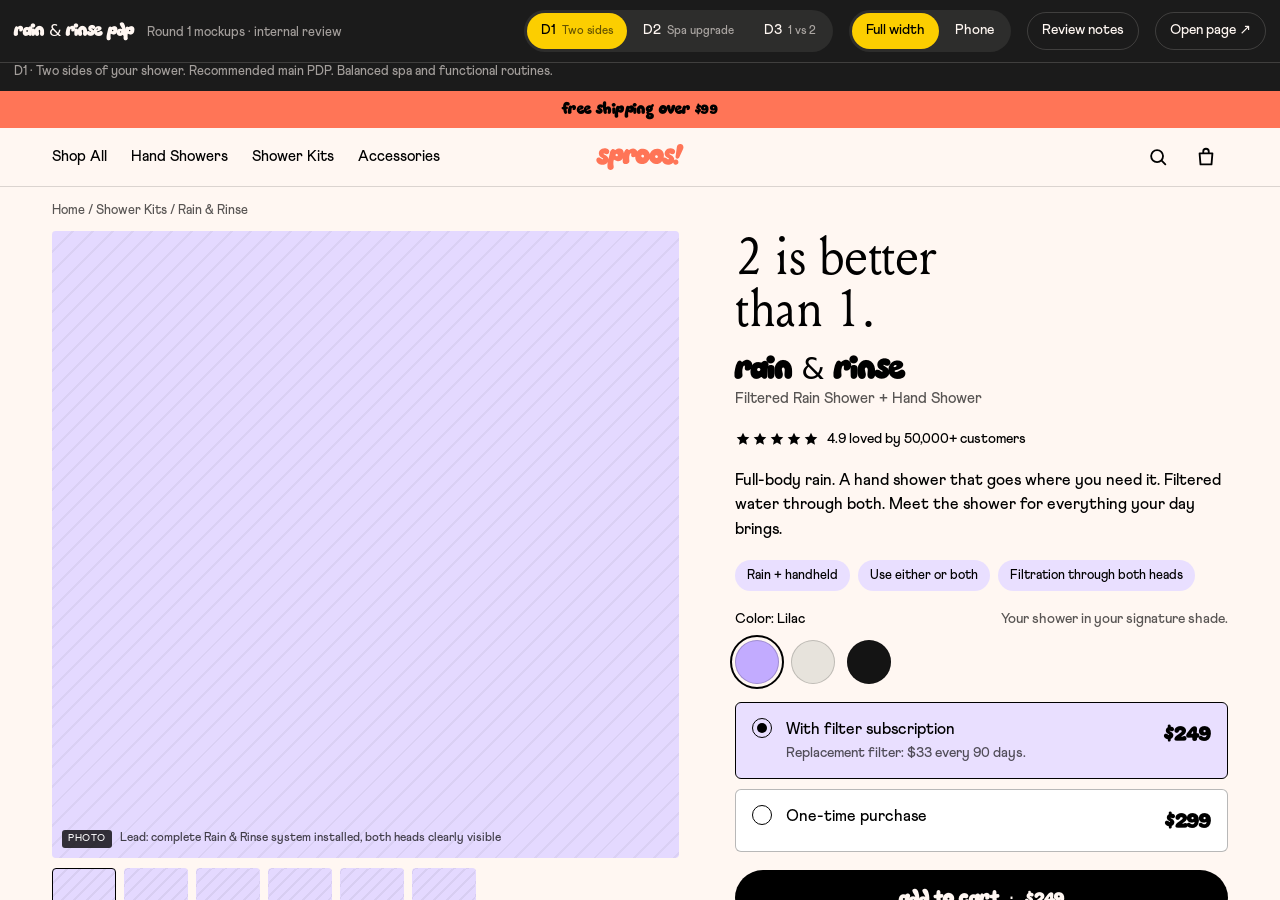
<file: index.html>
<!doctype html>
<html lang="en">
<head>
<meta charset="utf-8">
<meta name="viewport" content="width=device-width, initial-scale=1">
<title>Rain & Rinse PDP Mockups</title>
<link rel="stylesheet" href="assets/fonts.css">
<style>
  /* Review shell. Sits outside the customer-facing pages. */
  :root { --bar: #1b1b1b; --tan: #FFF7F2; --yellow: #FCCE00; --dim: rgba(255,247,242,.6); --line: rgba(255,247,242,.16); }
  * { box-sizing: border-box; }
  html, body { height: 100%; margin: 0; }
  body { display: flex; flex-direction: column; background: #2a2a2a; color: var(--tan); font: 500 14px/1.4 'Athletics', system-ui, sans-serif; }
  button, a { font: inherit; color: inherit; }
  .bar { display: flex; flex-wrap: wrap; align-items: center; gap: 10px 16px; padding: 10px 14px; background: var(--bar); border-bottom: 1px solid var(--line); }
  .bar__t { font-family: 'Sproos Sans', system-ui, sans-serif; font-size: 16px; margin-right: auto; }
  .bar__t span { color: var(--dim); font-family: 'Athletics', system-ui, sans-serif; font-size: 13px; margin-left: 8px; }
  .seg { display: inline-flex; padding: 3px; border-radius: 999px; background: rgba(255,247,242,.08); gap: 2px; }
  .seg button { border: 0; background: none; border-radius: 999px; padding: 8px 14px; cursor: pointer; white-space: nowrap; }
  .seg button[aria-pressed="true"] { background: var(--yellow); color: #000; }
  .seg small { color: var(--dim); margin-left: 6px; }
  .seg button[aria-pressed="true"] small { color: rgba(0,0,0,.6); }
  .ghost { border: 1px solid var(--line); background: none; border-radius: 999px; padding: 8px 14px; cursor: pointer; text-decoration: none; }
  .stage { flex: 1; min-height: 0; display: flex; justify-content: center; overflow: auto; padding: 0; }
  .stage iframe { border: 0; background: #fff; width: 100%; height: 100%; display: block; }
  .stage.is-phone { padding: 18px; }
  .stage.is-phone iframe { width: 390px; height: min(844px, 100%); border-radius: 28px; box-shadow: 0 0 0 10px #111, 0 20px 60px rgba(0,0,0,.5); }
  .notes { position: fixed; top: 0; right: 0; bottom: 0; width: min(440px, 100%); background: var(--bar); border-left: 1px solid var(--line); padding: 22px 22px 40px; overflow: auto; transform: translateX(100%); transition: transform .25s; z-index: 10; }
  .notes.is-on { transform: none; }
  .notes h2 { font-family: 'Sproos Sans', system-ui, sans-serif; font-weight: 400; font-size: 22px; margin: 0 0 6px; }
  .notes h3 { font-size: 12px; letter-spacing: .08em; text-transform: uppercase; color: var(--yellow); margin: 22px 0 8px; }
  .notes ul { margin: 0; padding-left: 18px; display: grid; gap: 6px; }
  .notes p { margin: 0; color: var(--dim); }
  .notes code { background: rgba(255,247,242,.1); padding: 1px 5px; border-radius: 3px; }
  .notes__x { position: absolute; top: 14px; right: 14px; }
  .dir-note { color: var(--dim); font-size: 13px; padding: 0 14px 10px; background: var(--bar); margin: 0; }
  @media (max-width: 720px) { .seg small, .bar__t span { display: none; } .hide-sm { display: none; } }
</style>
</head>
<body>
  <div class="bar">
    <div class="bar__t">Rain & Rinse PDP <span>Round 1 mockups · internal review</span></div>
    <div class="seg" role="group" aria-label="Direction">
      <button data-d="1" aria-pressed="true">D1<small>Two sides</small></button>
      <button data-d="2" aria-pressed="false">D2<small>Spa upgrade</small></button>
      <button data-d="3" aria-pressed="false">D3<small>1 vs 2</small></button>
    </div>
    <div class="seg hide-sm" role="group" aria-label="Viewport">
      <button data-v="full" aria-pressed="true">Full width</button>
      <button data-v="phone" aria-pressed="false">Phone</button>
    </div>
    <button class="ghost" id="notes-btn">Review notes</button>
    <a class="ghost hide-sm" id="open" href="direction-1.html" target="_blank" rel="noopener">Open page ↗</a>
  </div>
  <p class="dir-note" id="dir-note"></p>
  <div class="stage" id="stage"><iframe id="frame" title="Rain & Rinse PDP mockup" src="direction-1.html"></iframe></div>

  <aside class="notes" id="notes" aria-label="Review notes">
    <button class="ghost notes__x" id="notes-x">Close</button>
    <h2>Review notes</h2>
    <p>Rough creative prototypes for comparing story, layout and path to purchase. Not production Shopify pages.</p>

    <h3>Unconfirmed commercial details</h3>
    <ul>
      <li>$249 with filter subscription, $299 one-time.</li>
      <li>Replacement filter $33 every 90 days.</li>
      <li>Colors: Lilac, Moonlight, Black.</li>
      <li>All of the above live in <code>assets/config.js</code>. Edit once, all three pages update.</li>
    </ul>

    <h3>Carried over from the Filtered Shower Kit PDP</h3>
    <ul>
      <li>4.9 stars, 50,000+ customers, Free Shipping, 60 Day Free Returns, 5 Year Warranty, and the free-shipping-over-$99 bar. Kept by request. Confirm they apply to Rain & Rinse before launch.</li>
      <li>The shipping and returns FAQ answer uses the same terms.</li>
    </ul>

    <h3>Missing assets</h3>
    <ul>
      <li>All photography and video. Striped boxes are labeled with the intended shot.</li>
      <li>Accurate filter location diagram (D1, D2). D3 uses a simple water-path schematic as a stand-in.</li>
      <li>Diverter and control close-ups, included-components flat lay.</li>
      <li>Matched before/after pair in the everyday bathroom (D1, D2, D3 lead).</li>
    </ul>

    <h3>Placeholders to fill</h3>
    <ul>
      <li>Compatibility and fit details.</li>
      <li>Final packing list, including whether a cartridge ships in the box.</li>
      <li>Approved filtration claims.</li>
      <li>Subscription billing, skip and cancel terms.</li>
      <li>Install guide link.</li>
      <li>Proof slots: genuine Rain & Rinse review or filtration evidence.</li>
    </ul>

    <h3>Styling</h3>
    <ul>
      <li>Logo, fonts and colors pulled from the install-guide build to match sproos.co. Layout is provisional, not the live theme.</li>
      <li>The brief references a Brand Narrative and Messaging doc we didn't have; voice drawn from the Round 1 Brand Refresh deck and sproos.co.</li>
    </ul>

    <h3>Copy added for layout (not in the brief)</h3>
    <ul>
      <li>Image tags: Before / After, Spa day / Sand day, First / Then.</li>
      <li>D1: “One diverter. Three ways to shower.”</li>
      <li>D2 details rows: “One filter, both heads.” “Tools in the box.”</li>
      <li>FAQ header: “Questions? Answered.” Price shown on the Add to cart button.</li>
    </ul>

    <h3>Left out on purpose</h3>
    <ul>
      <li>Accessory upsell, comparison table and materials block from the current PDP. Easy to add back if the team wants them.</li>
      <li>Checkout. Add to cart is local feedback only.</li>
    </ul>
  </aside>

<script>
  var D = {
    1: { f: 'direction-1.html', n: 'D1 · Two sides of your shower. Recommended main PDP. Balanced spa and functional routines.' },
    2: { f: 'direction-2.html', n: 'D2 · The spa upgrade for your actual bathroom. Aspiration first, then attainable transformation.' },
    3: { f: 'direction-3.html', n: 'D3 · See what a second head adds. Test page for literal 1 vs 2 ad traffic.' }
  };
  var frame = document.getElementById('frame'), open = document.getElementById('open'), note = document.getElementById('dir-note');
  function go(d) {
    if (!D[d]) d = 1;
    frame.src = D[d].f; open.href = D[d].f; note.textContent = D[d].n;
    document.querySelectorAll('[data-d]').forEach(function (b) { b.setAttribute('aria-pressed', b.dataset.d == d); });
    history.replaceState(null, '', '#d' + d);
  }
  document.querySelectorAll('[data-d]').forEach(function (b) { b.onclick = function () { go(b.dataset.d); }; });
  document.querySelectorAll('[data-v]').forEach(function (b) {
    b.onclick = function () {
      document.querySelectorAll('[data-v]').forEach(function (x) { x.setAttribute('aria-pressed', x === b); });
      document.getElementById('stage').classList.toggle('is-phone', b.dataset.v === 'phone');
    };
  });
  var notes = document.getElementById('notes');
  document.getElementById('notes-btn').onclick = function () { notes.classList.toggle('is-on'); };
  document.getElementById('notes-x').onclick = function () { notes.classList.remove('is-on'); };
  go((location.hash.match(/d(\d)/) || [])[1] || 1);
</script>
</body>
</html>
</file>
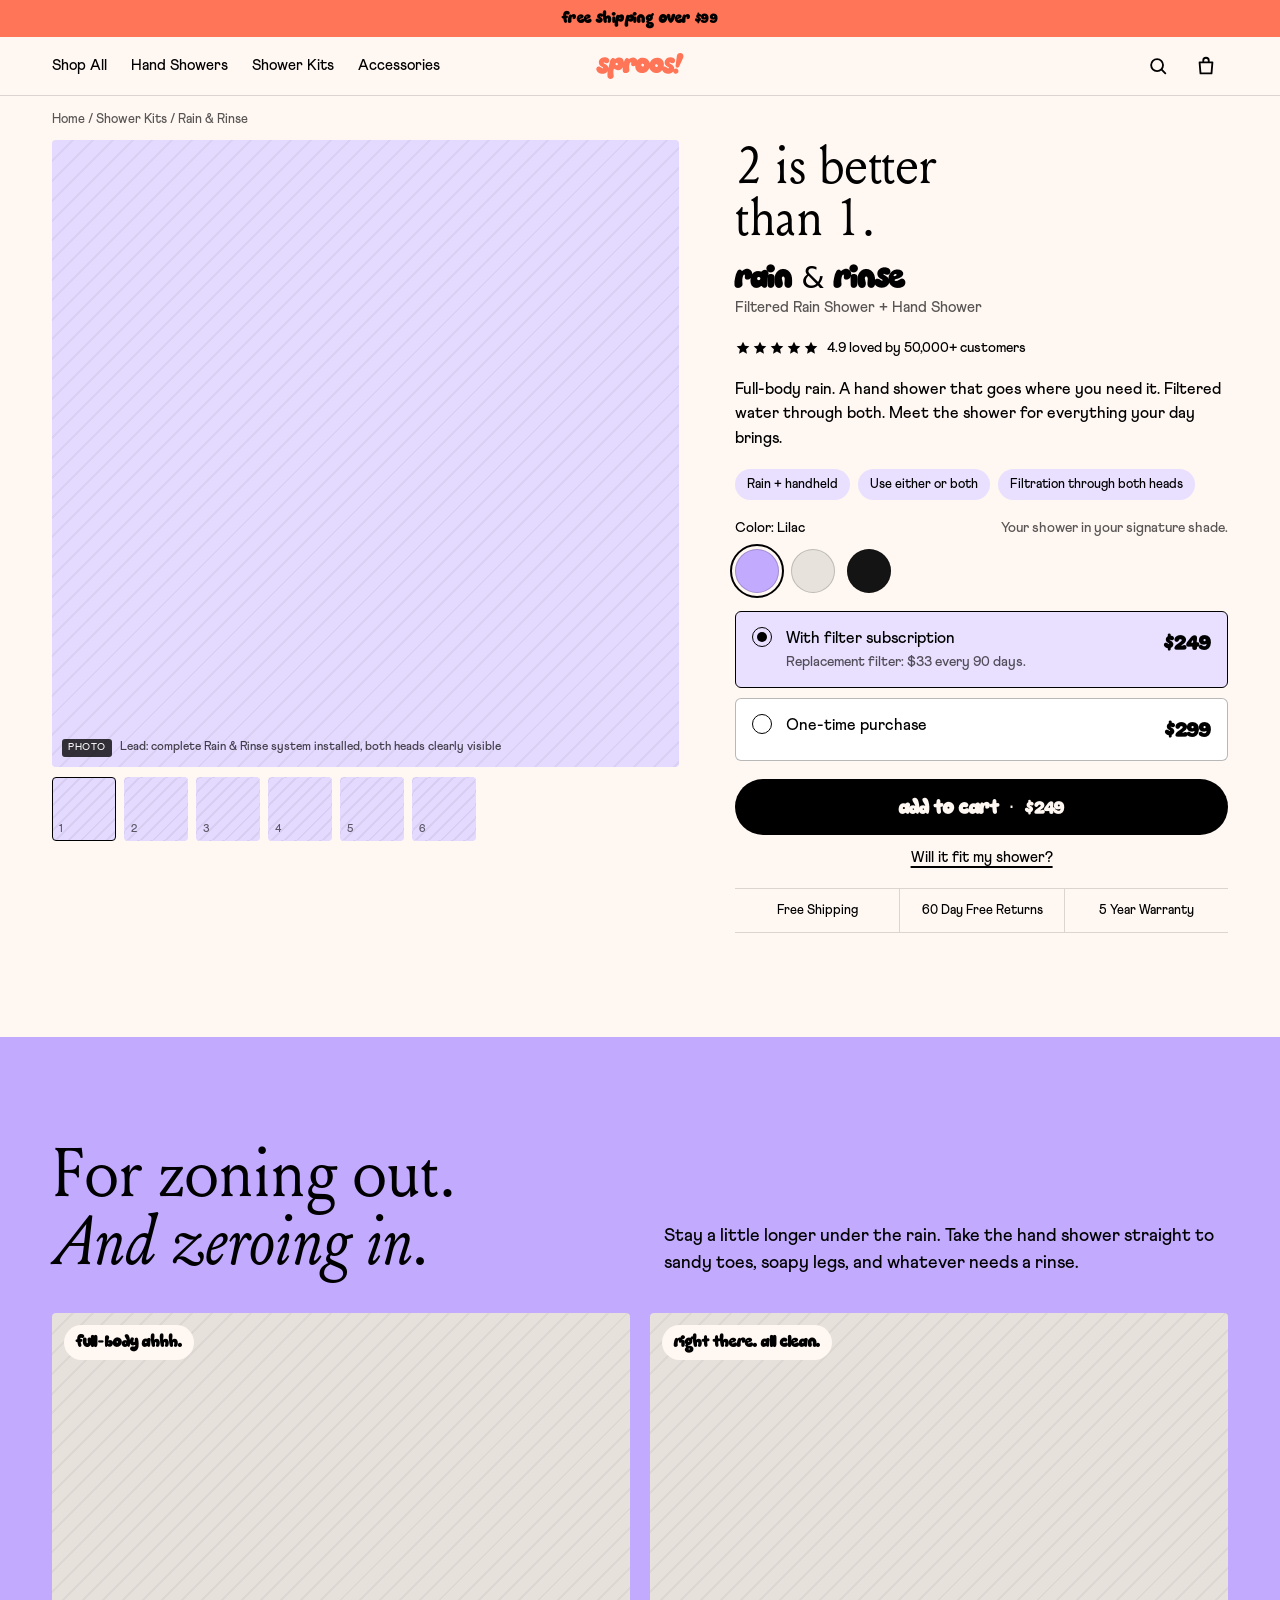
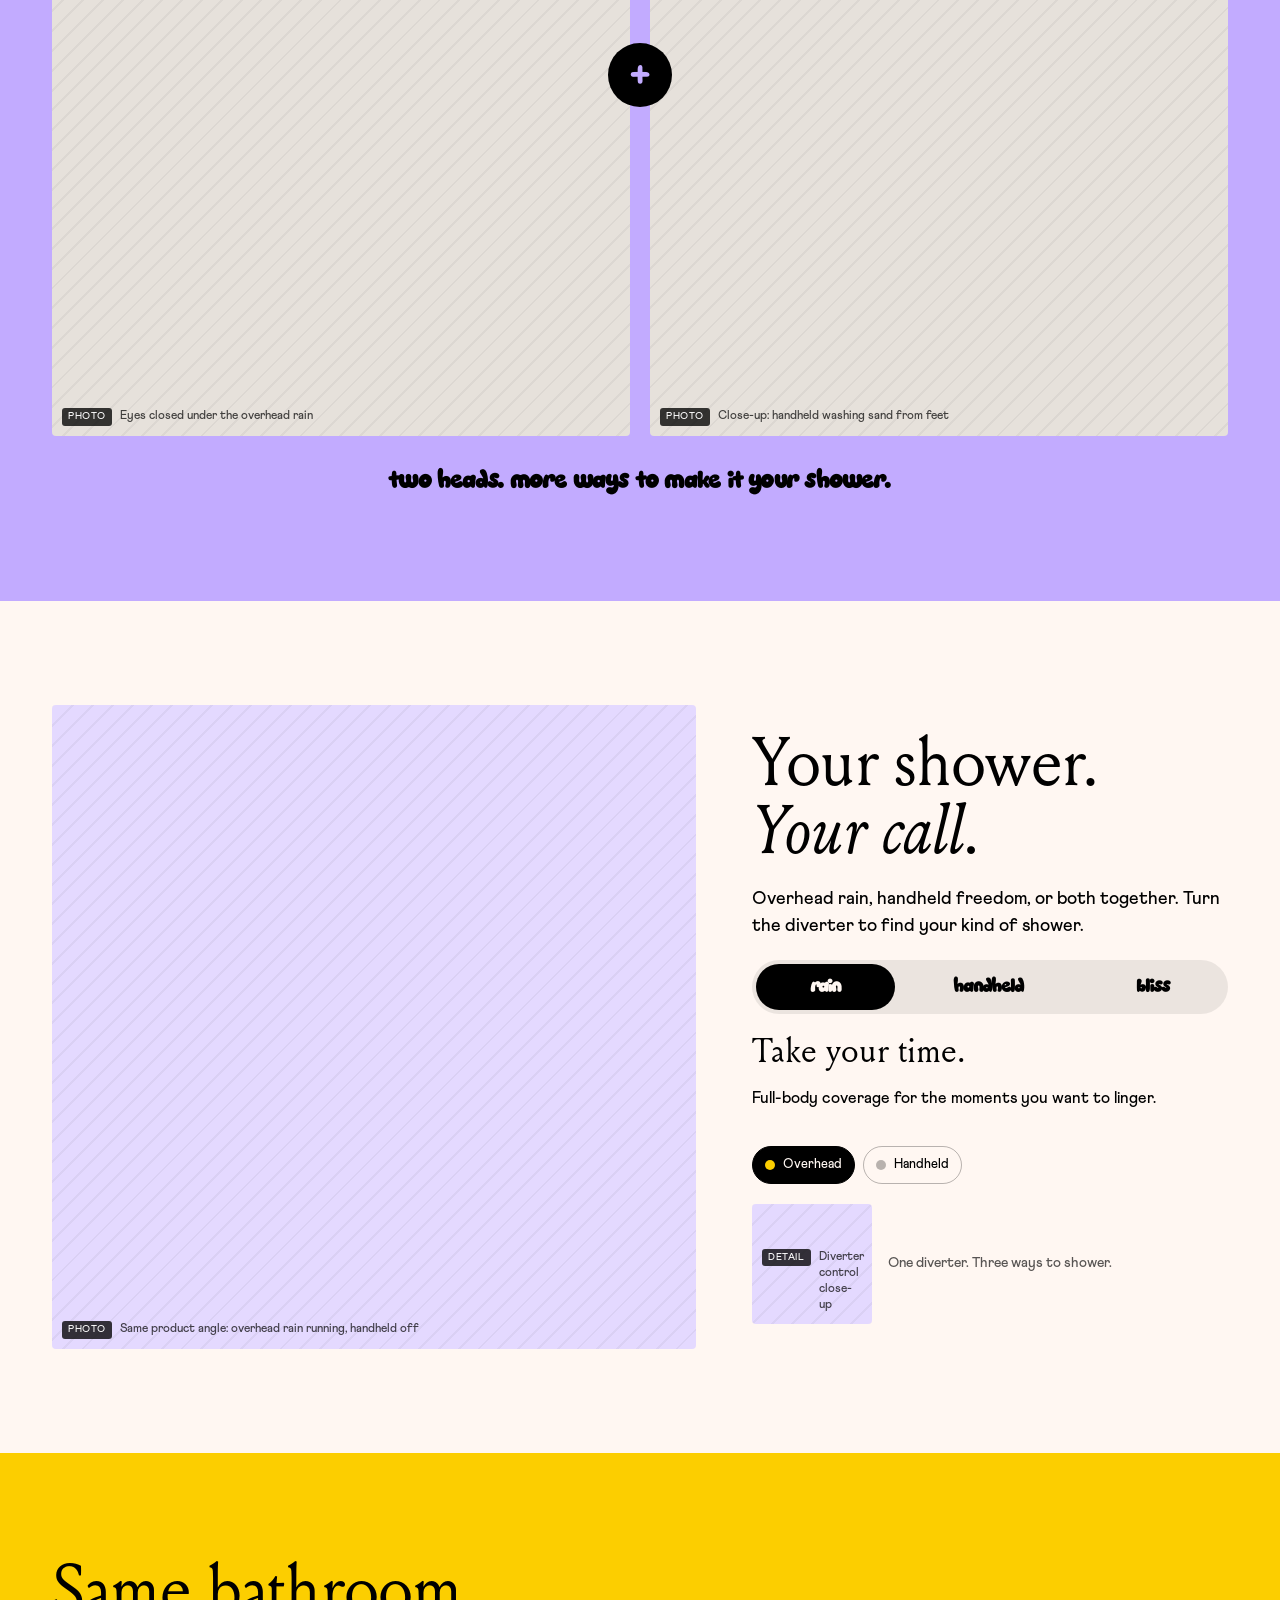
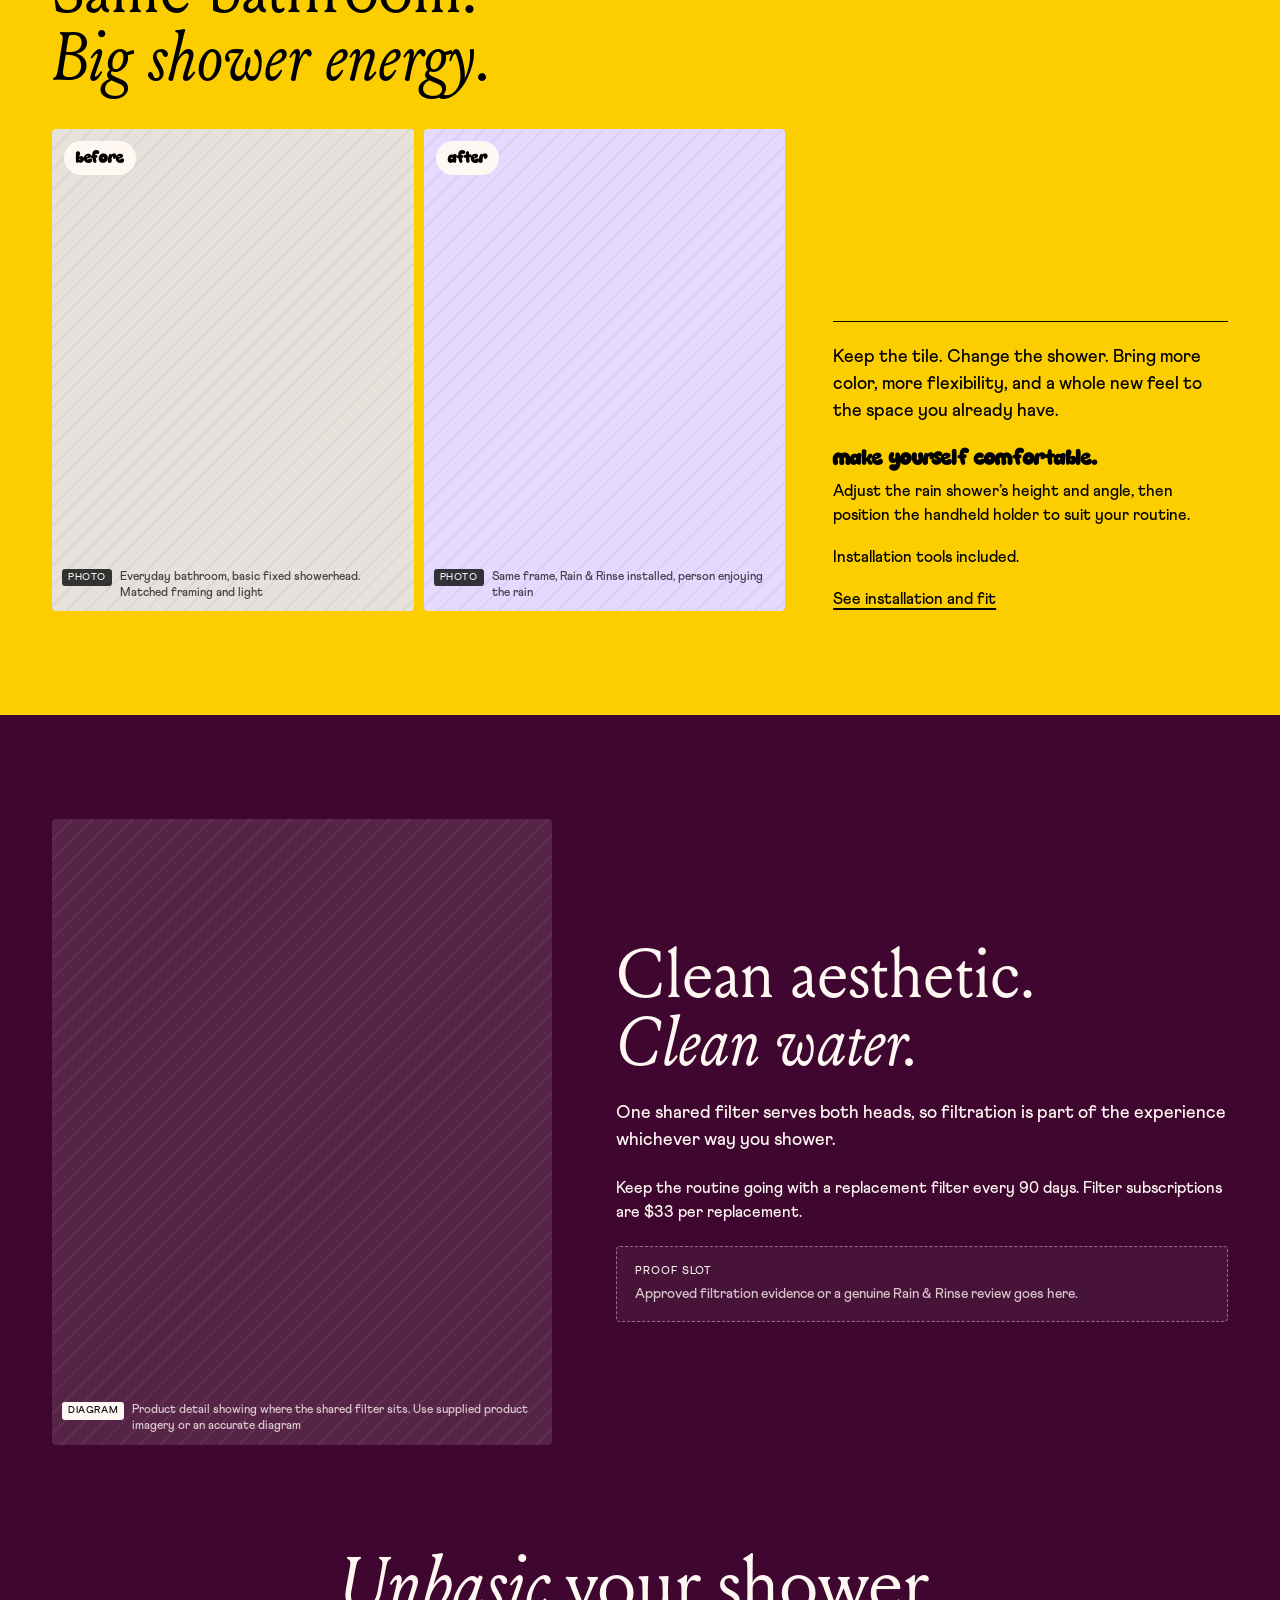
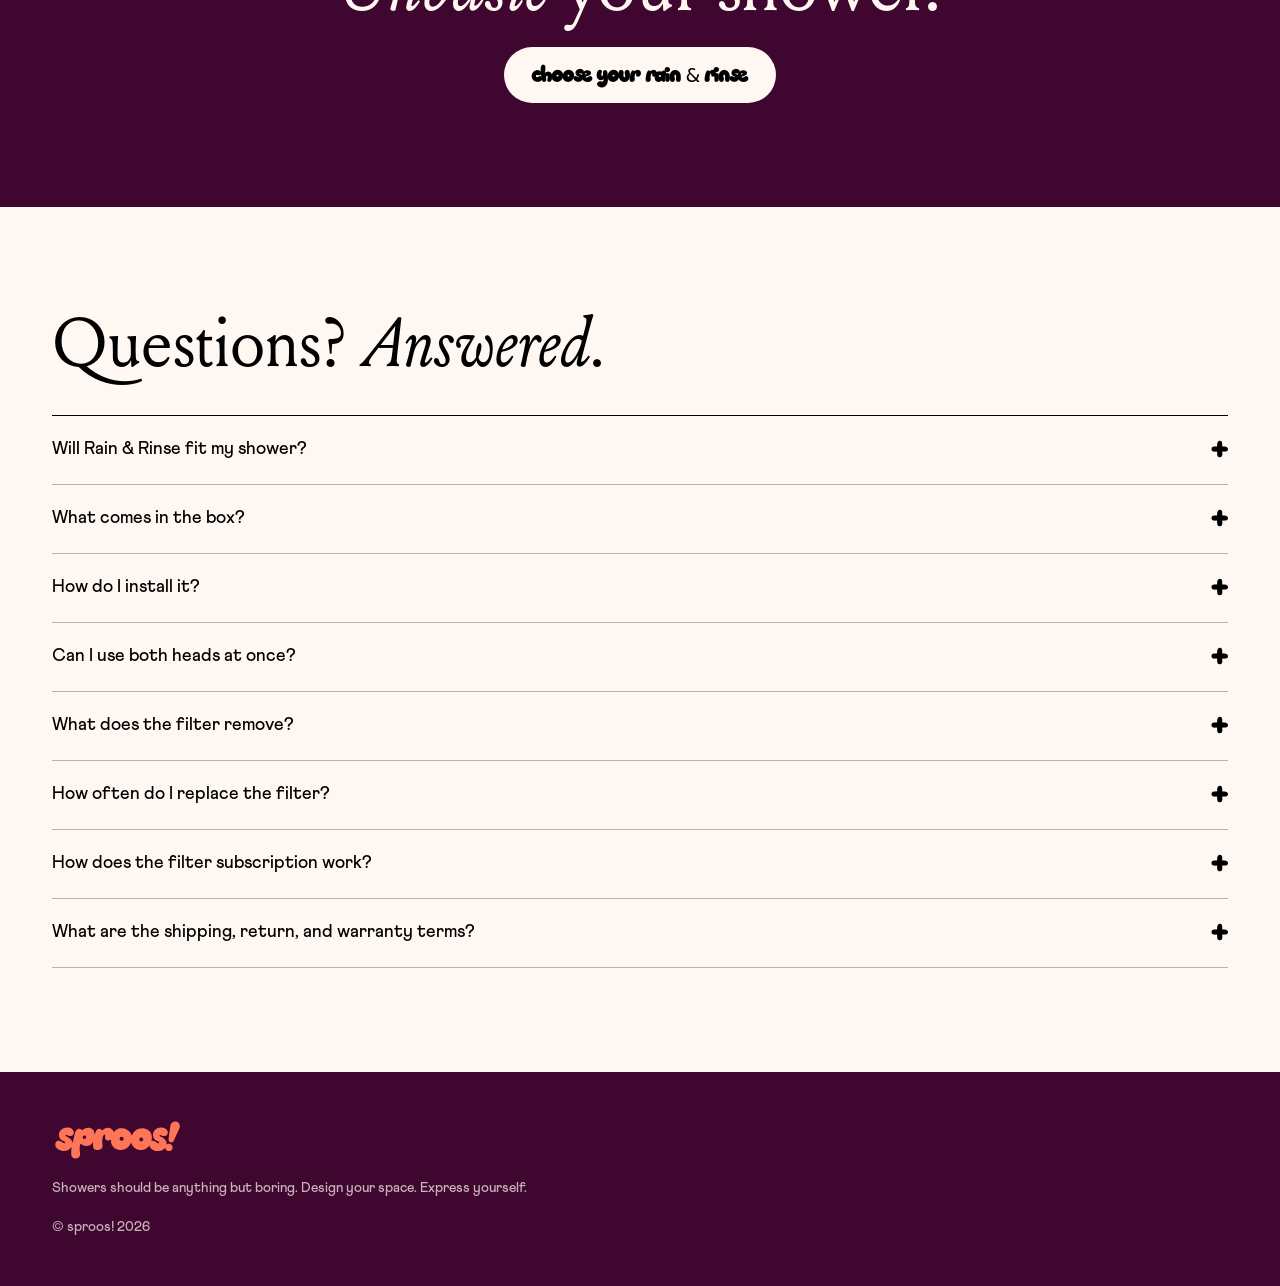
<file: direction-1.html>
<!doctype html>
<html lang="en">
<head>
<meta charset="utf-8">
<meta name="viewport" content="width=device-width, initial-scale=1">
<title>Rain & Rinse | sproos!</title>
<link rel="stylesheet" href="assets/fonts.css">
<link rel="stylesheet" href="assets/pdp.css">
<style>
  /* Direction 1: Two sides of your shower */
  .pair { display: grid; gap: 14px; position: relative; }
  .pair .ph { --ar: 4 / 3; }
  .pair__and {
    justify-self: center; width: 64px; height: 64px; border-radius: 50%; margin: -38px 0;
    background: var(--black); color: var(--violet); display: grid; place-items: center;
    font-family: var(--f-punch); font-size: 34px; position: relative; z-index: 2;
  }
  @media (min-width: 760px) {
    .pair { grid-template-columns: 1fr 1fr; gap: 20px; }
    .pair .ph { --ar: 4 / 5; }
    .pair__and { position: absolute; left: 50%; top: 50%; margin: -32px 0 0 -32px; }
  }
  .how { display: grid; gap: 28px; }
  @media (min-width: 900px) { .how { grid-template-columns: 1.15fr .85fr; gap: 56px; align-items: center; } }
  .how__copy { display: grid; gap: 20px; align-content: start; }
  .how__state { min-height: 92px; }
  .how__ctrl { display: grid; grid-template-columns: 120px 1fr; gap: 16px; align-items: center; }
  .up { display: grid; gap: 28px; }
  @media (min-width: 900px) { .up { grid-template-columns: 1.3fr .7fr; gap: 48px; align-items: end; } }
  .up__frames { display: grid; grid-template-columns: 1fr 1fr; gap: 10px; }
  .up__frames .ph { --ar: 3 / 4; }
  .up__side { display: grid; gap: 18px; border-top: 1.5px solid var(--black); padding-top: 22px; }
  .filt { display: grid; gap: 32px; }
  @media (min-width: 900px) { .filt { grid-template-columns: .9fr 1.1fr; gap: 64px; align-items: center; } }
  .close { text-align: center; display: grid; gap: 24px; justify-items: center; padding-top: var(--sec); }
</style>
<script src="assets/config.js"></script>
<script src="assets/brand.js"></script>
<script>
  window.RR_PAGE = {
    kicker: ['2 is better', 'than 1.'],
    gallery: [
      { shot: 'Lead: complete Rain & Rinse system installed, both heads clearly visible', ar: 'sq' },
      { shot: 'Person relaxing under the overhead rain', ar: 'sq' },
      { shot: 'Handheld rinsing sandy feet', ar: 'sq' },
      { shot: 'Both heads running (Bliss Mode)', ar: 'sq' },
      { shot: 'Close-up of diverter controls and filter', ar: 'sq' },
      { shot: 'Full product and included components, laid out', ar: 'sq' }
    ]
  };
</script>
<script src="assets/pdp.js" defer></script>
</head>
<body>
<div data-slot="header"></div>

<main>
  <!-- 1. Product and purchase -->
  <div class="wrap">
    <nav class="crumbs" aria-label="Breadcrumb"><a href="#">Home</a> / <a href="#">Shower Kits</a> / Rain & Rinse</nav>
    <div class="pdp" data-slot="pdp"></div>
  </div>

  <!-- 2. The core contrast -->
  <section class="sec sec--lilac" aria-labelledby="d1-s2">
    <div class="wrap">
      <div class="sec__head sec__head--split">
        <h2 class="h2" id="d1-s2"><span>For zoning out.</span><span><em>And zeroing in.</em></span></h2>
        <p class="lede">Stay a little longer under the rain. Take the hand shower straight to sandy toes, soapy legs, and whatever needs a rinse.</p>
      </div>
      <div class="pair">
        <div class="ph ph--neutral" data-shot="Eyes closed under the overhead rain"><span class="ph__tag">Full-body ahhh.</span></div>
        <span class="pair__and" aria-hidden="true">+</span>
        <div class="ph ph--neutral" data-shot="Close-up: handheld washing sand from feet"><span class="ph__tag">Right there. All clean.</span></div>
      </div>
      <p class="punch" style="font-size:22px;margin-top:28px;text-align:center">Two heads. More ways to make it your shower.</p>
    </div>
  </section>

  <!-- 3. How it works -->
  <section class="sec" aria-labelledby="d1-s3">
    <div class="wrap how" data-tabs>
      <div>
        <div class="ph ph--sq" data-panel="rain" data-shot="Same product angle: overhead rain running, handheld off"></div>
        <div class="ph ph--sq" data-panel="hand" data-shot="Same product angle: handheld running, overhead off" hidden></div>
        <div class="ph ph--sq" data-panel="bliss" data-shot="Same product angle: both heads running" hidden></div>
      </div>
      <div class="how__copy">
        <h2 class="h2" id="d1-s3"><span>Your shower.</span><span><em>Your call.</em></span></h2>
        <p class="lede">Overhead rain, handheld freedom, or both together. Turn the diverter to find your kind of shower.</p>
        <div class="tabs" role="tablist" aria-label="Shower modes">
          <button class="tab" role="tab" data-tab="rain">Rain</button>
          <button class="tab" role="tab" data-tab="hand">Handheld</button>
          <button class="tab" role="tab" data-tab="bliss">Bliss</button>
        </div>
        <div class="how__state" aria-live="polite">
          <div class="stack" data-panel="rain"><p class="h3">Take your time.</p><p>Full-body coverage for the moments you want to linger.</p></div>
          <div class="stack" data-panel="hand" hidden><p class="h3">Get right to it.</p><p>Direct the water where you need it, from wash day to rinsing the tub.</p></div>
          <div class="stack" data-panel="bliss" hidden><p class="h3">Go all in.</p><p>Run the rain shower and hand shower together.</p></div>
        </div>
        <div class="modes" aria-hidden="true">
          <span class="mode-chip" data-mode-on="rain bliss"><i></i>Overhead</span>
          <span class="mode-chip" data-mode-on="hand bliss"><i></i>Handheld</span>
        </div>
        <div class="how__ctrl">
          <div class="ph ph--sq" data-kind="Detail" data-shot="Diverter control close-up"></div>
          <p class="small">One diverter. Three ways to shower.</p>
        </div>
      </div>
    </div>
  </section>

  <!-- 4. The achievable upgrade -->
  <section class="sec sec--yellow" aria-labelledby="d1-s4">
    <div class="wrap">
      <div class="sec__head">
        <h2 class="h2" id="d1-s4"><span>Same bathroom.</span><span><em>Big shower energy.</em></span></h2>
      </div>
      <div class="up">
        <div class="up__frames">
          <div class="ph ph--neutral" data-shot="Everyday bathroom, basic fixed showerhead. Matched framing and light"><span class="ph__tag">Before</span></div>
          <div class="ph" data-shot="Same frame, Rain & Rinse installed, person enjoying the rain"><span class="ph__tag">After</span></div>
        </div>
        <div class="up__side">
          <p class="lede">Keep the tile. Change the shower. Bring more color, more flexibility, and a whole new feel to the space you already have.</p>
          <div class="stack" style="gap:6px">
            <p class="punch" style="font-size:20px">Make yourself comfortable.</p>
            <p>Adjust the rain shower’s height and angle, then position the handheld holder to suit your routine.</p>
          </div>
          <p><strong>Installation tools included.</strong></p>
          <button class="tlink" data-goto="faq-fit">See installation and fit</button>
        </div>
      </div>
    </div>
  </section>

  <!-- 5. Filtration and close -->
  <section class="sec sec--maroon on-dark" aria-labelledby="d1-s5">
    <div class="wrap">
      <div class="filt">
        <div class="ph ph--dark ph--45" data-kind="Diagram" data-shot="Product detail showing where the shared filter sits. Use supplied product imagery or an accurate diagram"></div>
        <div class="stack" style="gap:22px">
          <h2 class="h2" id="d1-s5"><span>Clean aesthetic.</span><span><em>Clean water.</em></span></h2>
          <p class="lede">One shared filter serves both heads, so filtration is part of the experience whichever way you shower.</p>
          <p>Keep the routine going with a replacement filter every <span data-cfg="days">90</span> days. Filter subscriptions are <span data-cfg="filter">$33</span> per replacement.</p>
          <div class="slot"><b>Proof slot</b>Approved filtration evidence or a genuine Rain & Rinse review goes here.</div>
        </div>
      </div>
      <div class="close">
        <p class="display"><em>Unbasic</em> your shower.</p>
        <button class="btn btn--light" data-goto="buy">Choose your Rain & Rinse</button>
      </div>
    </div>
  </section>

  <div data-slot="faq"></div>
</main>

<div data-slot="footer"></div>
</body>
</html>
</file>
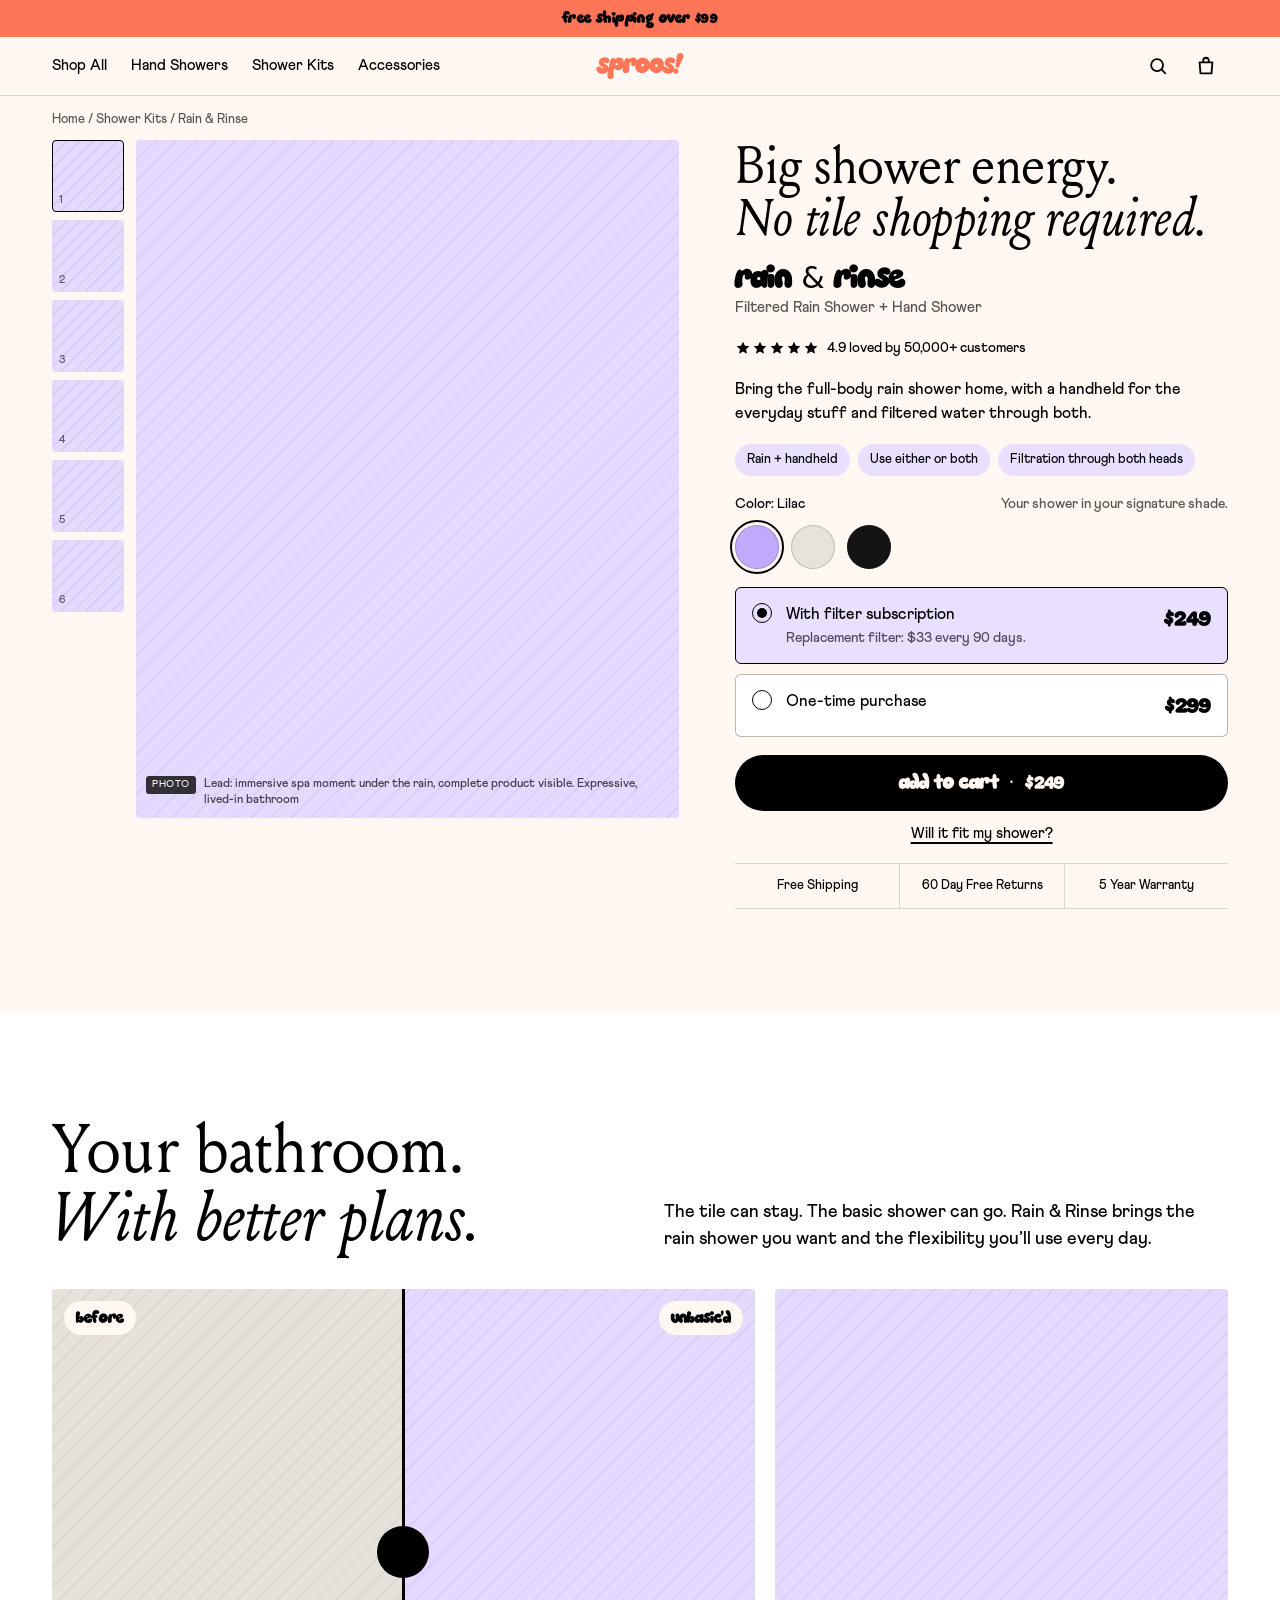
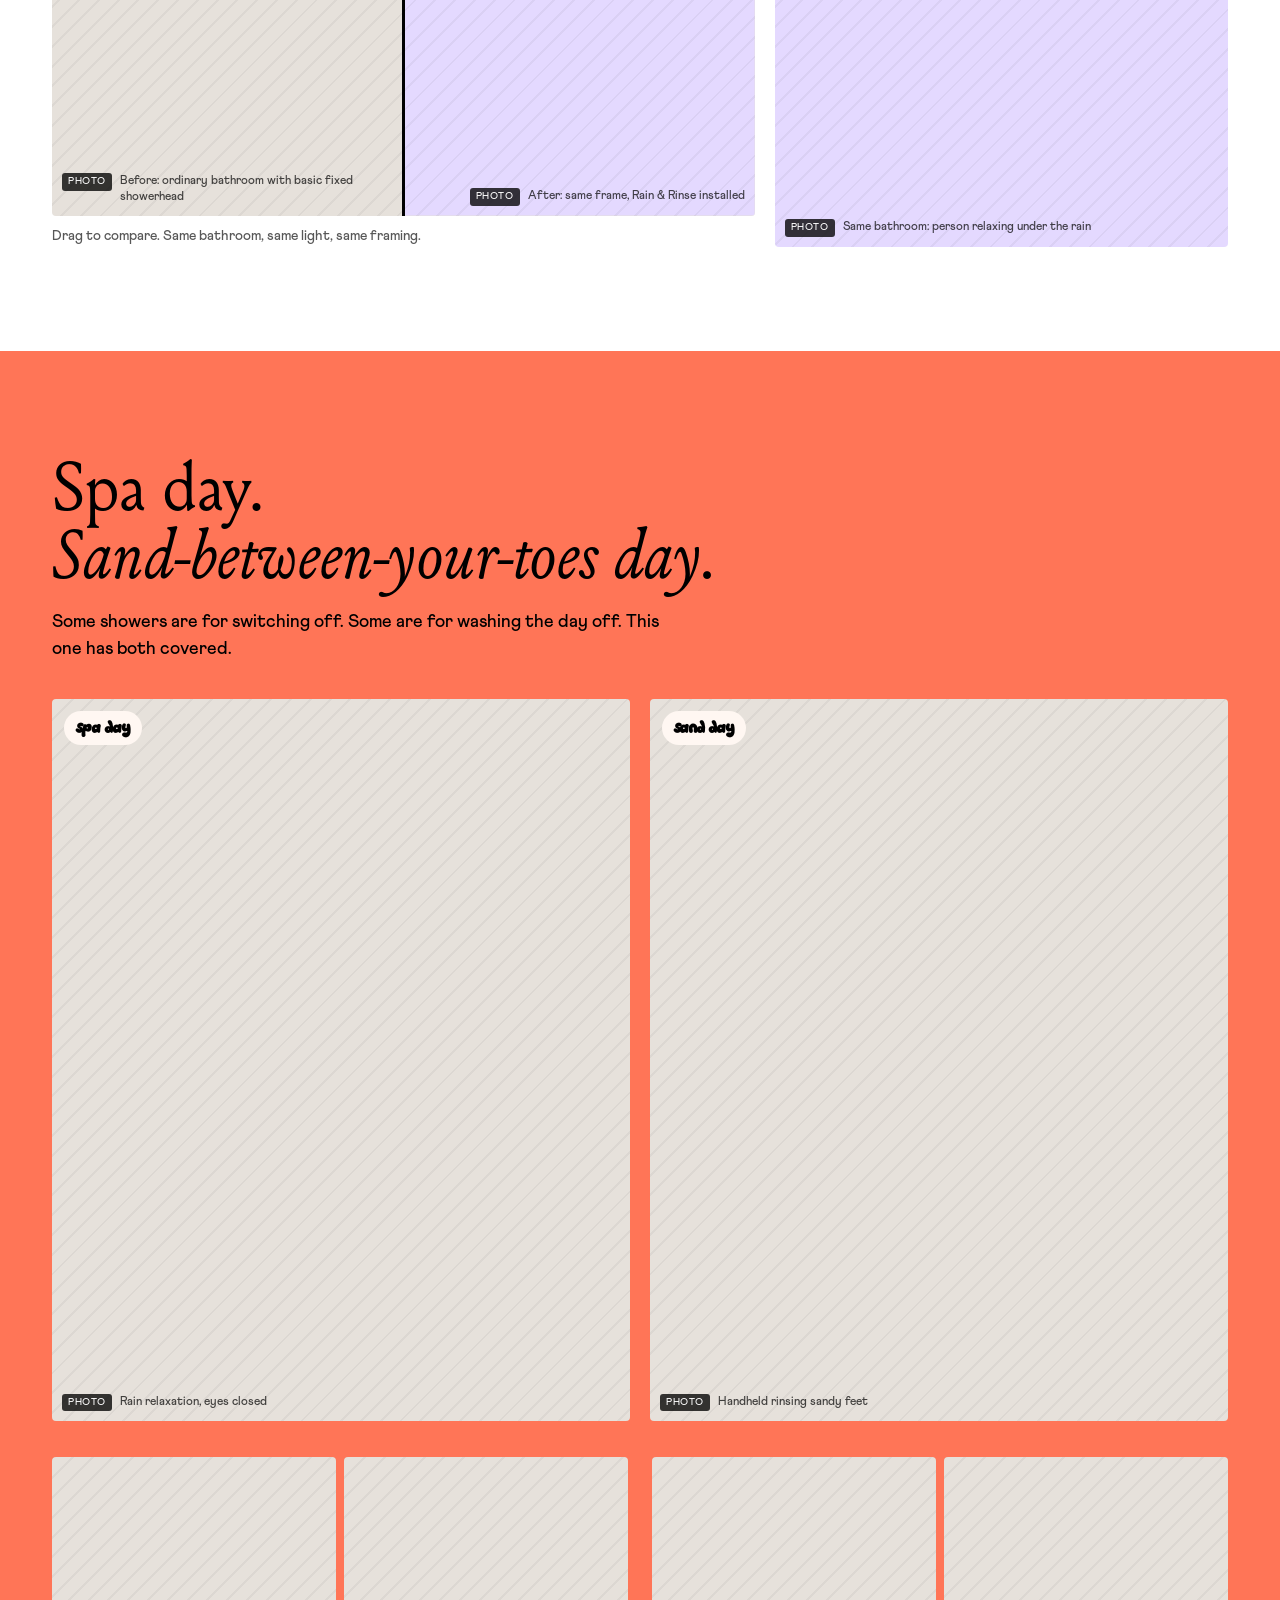
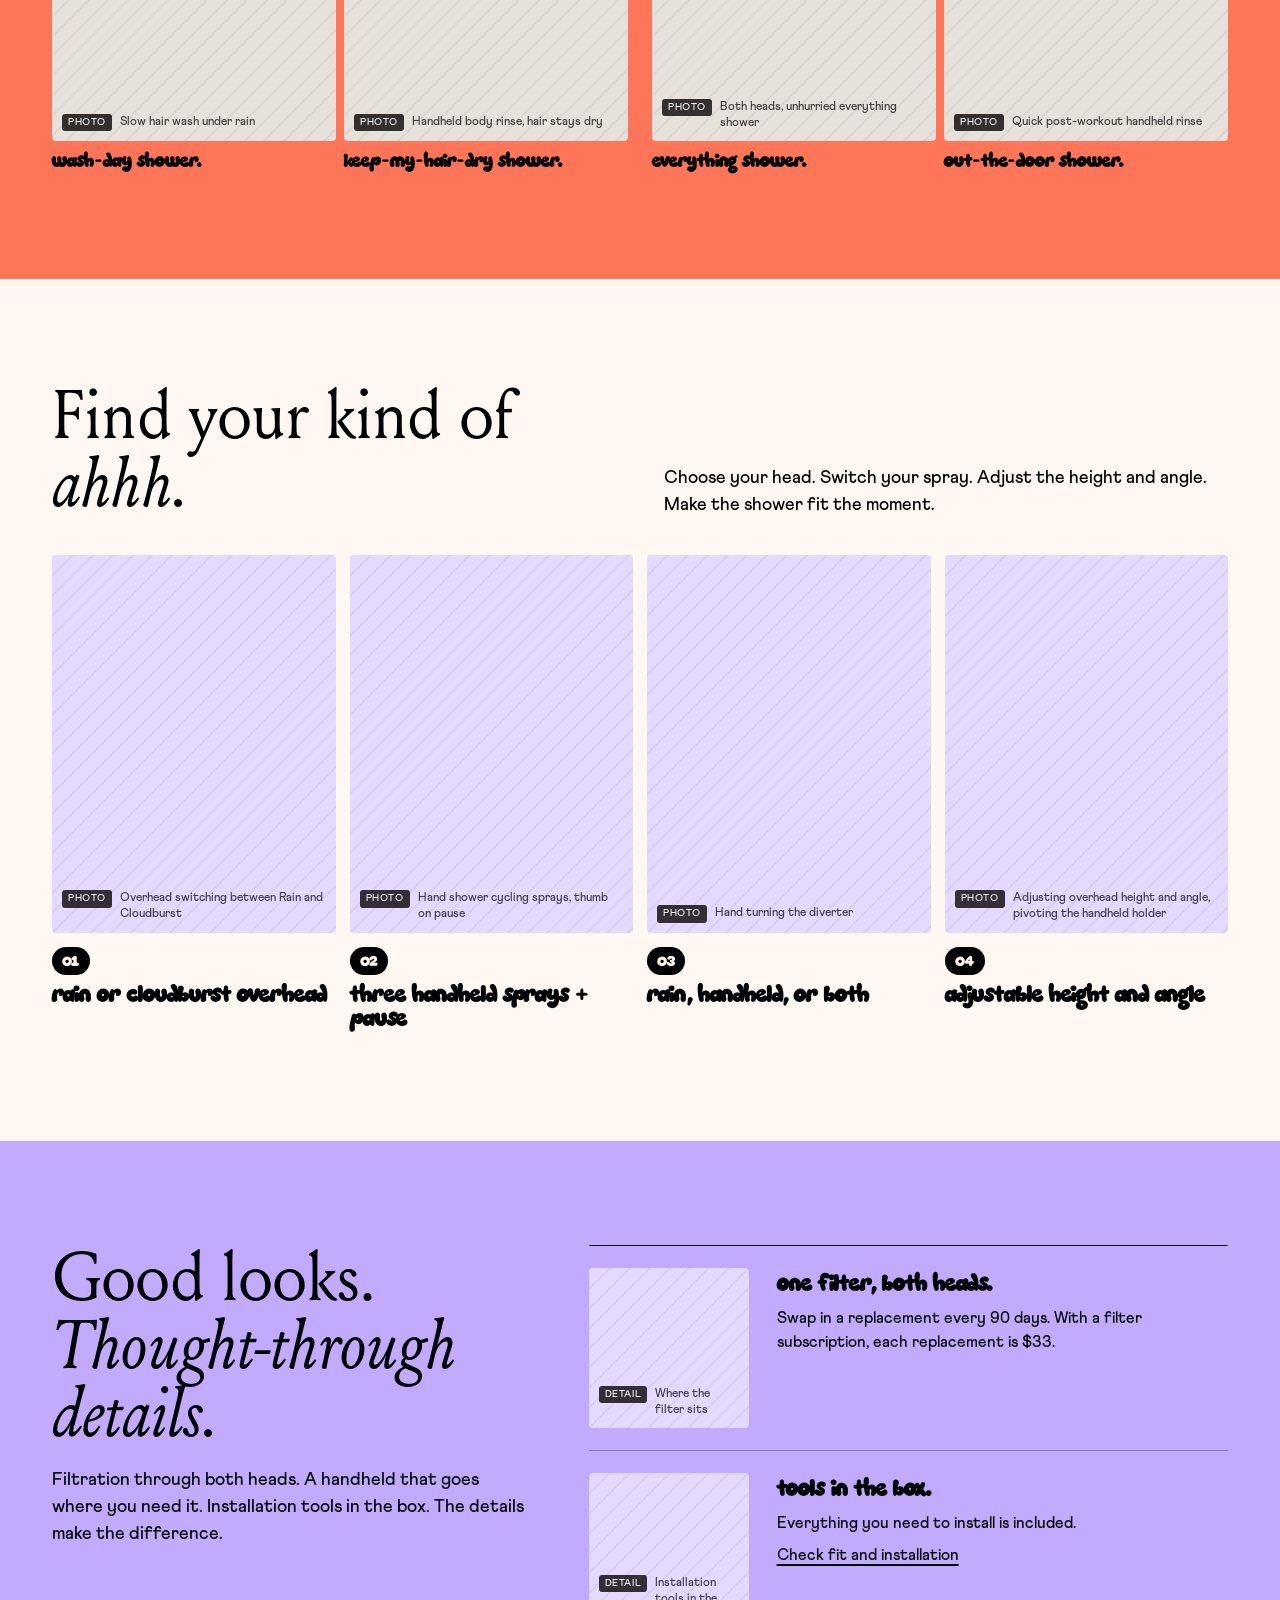
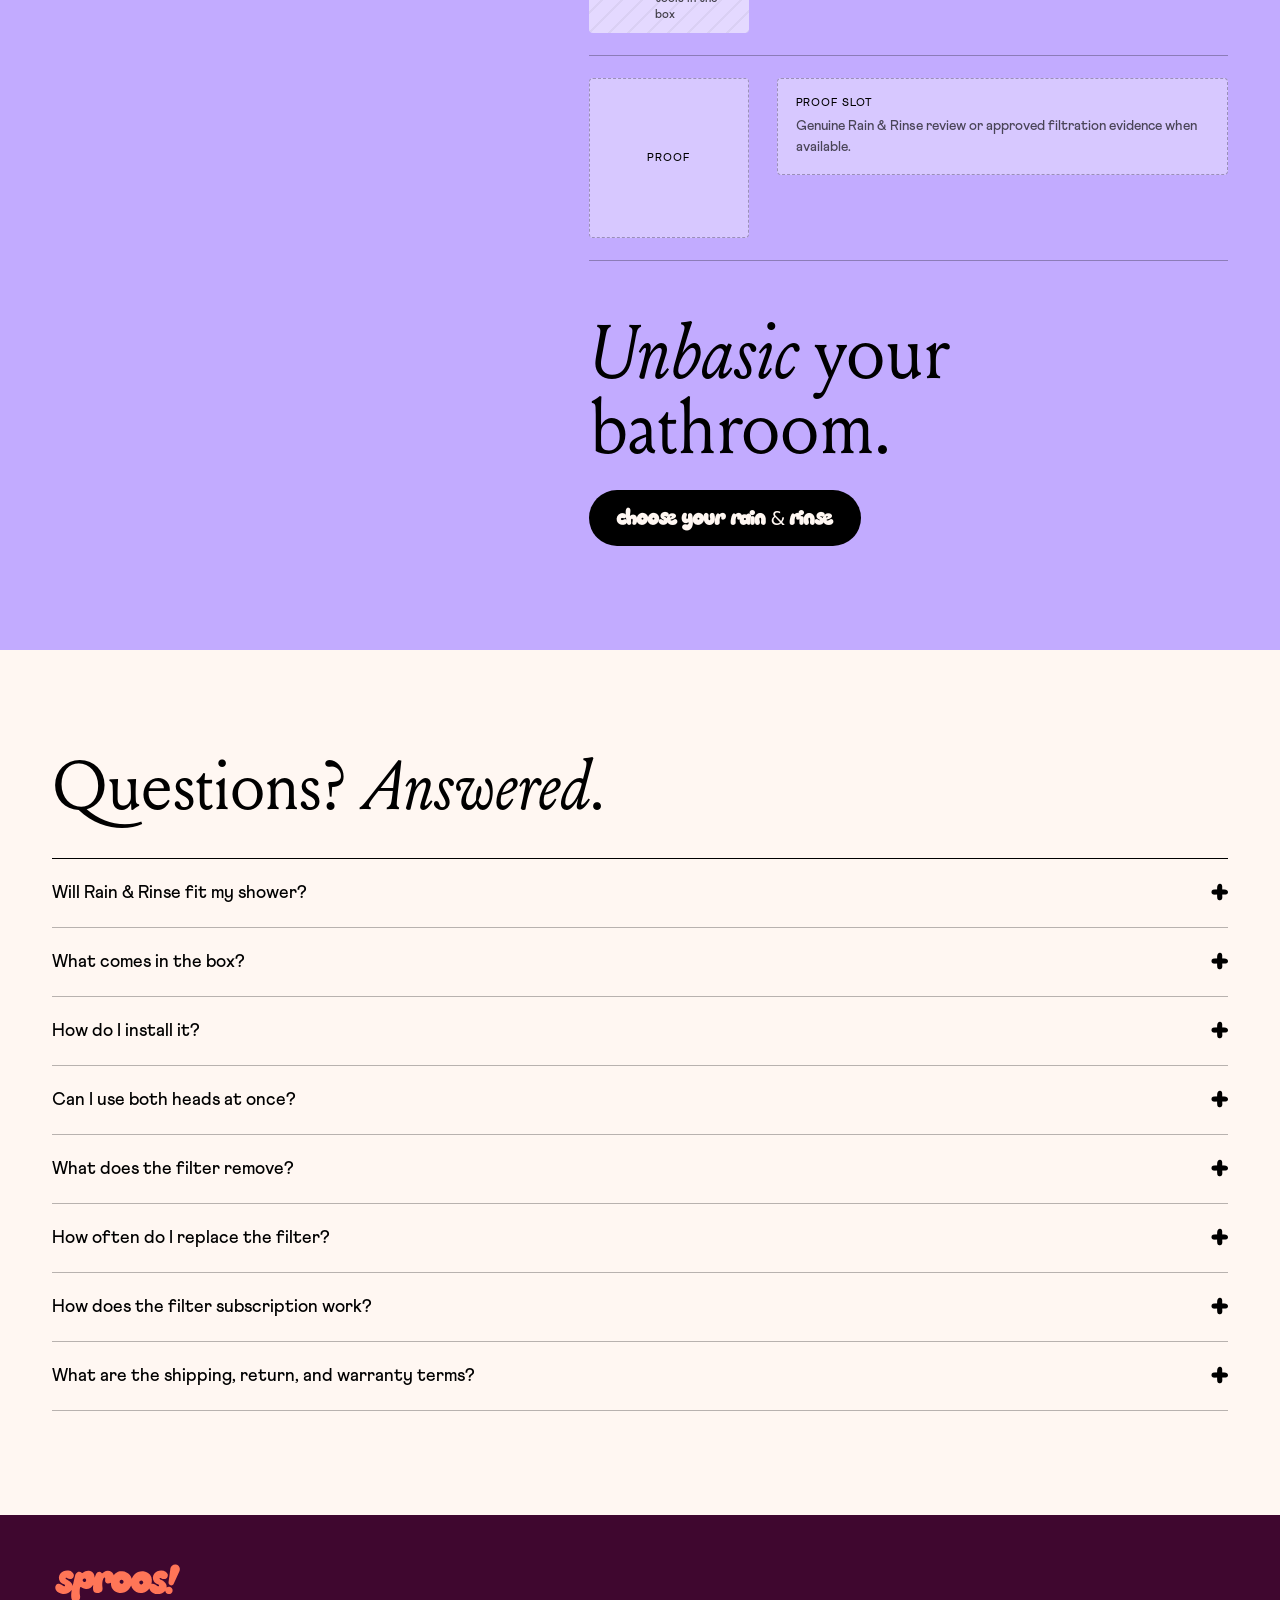
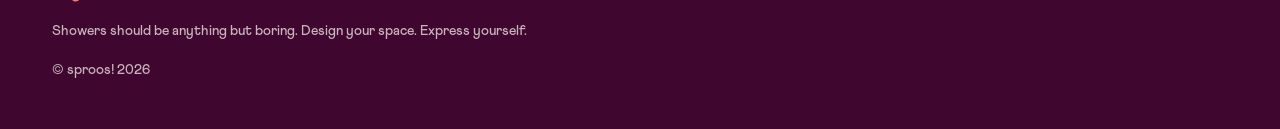
<file: direction-2.html>
<!doctype html>
<html lang="en">
<head>
<meta charset="utf-8">
<meta name="viewport" content="width=device-width, initial-scale=1">
<title>Rain & Rinse | sproos!</title>
<link rel="stylesheet" href="assets/fonts.css">
<link rel="stylesheet" href="assets/pdp.css">
<style>
  /* Direction 2: The spa upgrade for your actual bathroom */
  .tx { display: grid; gap: 14px; }
  @media (min-width: 900px) { .tx { grid-template-columns: 1.55fr 1fr; gap: 20px; align-items: stretch; } .tx > .ph { aspect-ratio: auto; height: 100%; } }
  .tx__hint { margin-top: 10px; }
  .util-lead { display: grid; grid-template-columns: 1fr 1fr; gap: 10px; }
  .util-lead .ph { --ar: 3 / 4; }
  @media (min-width: 760px) { .util-lead { gap: 20px; } .util-lead .ph { --ar: 4 / 5; } }
  .util-more { display: grid; gap: 28px; margin-top: 36px; }
  @media (min-width: 760px) { .util-more { grid-template-columns: 1fr 1fr; gap: 24px; } }
  .mini-pair { display: grid; grid-template-columns: 1fr 1fr; gap: 8px; }
  .mini-pair .ph { --ar: 1 / 1; }
  .mini-pair p { font-family: var(--f-punch); font-size: 17px; margin-top: 8px; }
  .seq {
    display: grid; grid-auto-flow: column; grid-auto-columns: 78%; gap: 14px;
    overflow-x: auto; scroll-snap-type: x mandatory; padding-bottom: 6px;
    margin-inline: calc(var(--gut) * -1); padding-inline: var(--gut); scroll-padding-inline: var(--gut);
  }
  .seq > * { scroll-snap-align: start; }
  @media (min-width: 900px) { .seq { grid-auto-flow: row; grid-template-columns: repeat(4, 1fr); margin-inline: 0; padding-inline: 0; overflow: visible; } }
  .seq__n { font-family: var(--f-punch); font-size: 15px; display: inline-block; padding: 3px 10px; border-radius: 999px; background: var(--black); color: var(--tan); margin-top: 14px; }
  .seq__l { font-family: var(--f-punch); font-size: 21px; margin-top: 8px; line-height: 1.15; }
  .det { display: grid; gap: 0; border-top: 1.5px solid var(--black); }
  .det__row { display: grid; grid-template-columns: 96px 1fr; gap: 18px; padding: 22px 0; border-bottom: 1px solid var(--line-2); align-items: start; }
  @media (min-width: 760px) { .det__row { grid-template-columns: 160px 1fr; gap: 28px; } }
  .det__row h3 { font-family: var(--f-punch); font-weight: 400; font-size: 21px; margin-bottom: 6px; }
  .d2-close { display: grid; gap: 24px; justify-items: start; margin-top: 56px; }
  @media (min-width: 900px) { .d2-grid { display: grid; grid-template-columns: .85fr 1.15fr; gap: 64px; align-items: start; } .d2-grid .sec__head { position: sticky; top: 100px; } }
</style>
<script src="assets/config.js"></script>
<script src="assets/brand.js"></script>
<script>
  window.RR_PAGE = {
    kicker: ['Big shower energy.', '<em>No tile shopping required.</em>'],
    description: 'Bring the full-body rain shower home, with a handheld for the everyday stuff and filtered water through both.',
    galleryRail: true,
    gallery: [
      { shot: 'Lead: immersive spa moment under the rain, complete product visible. Expressive, lived-in bathroom', ar: '45' },
      { shot: 'Complete Rain & Rinse system, clean product shot', ar: '45' },
      { shot: 'Hand shower in use, everyday moment', ar: '45' },
      { shot: 'Both heads running (Bliss Mode)', ar: '45' },
      { shot: 'Close-up of diverter controls and filter', ar: '45' },
      { shot: 'Full product and included components', ar: '45' }
    ]
  };
</script>
<script src="assets/pdp.js" defer></script>
</head>
<body>
<div data-slot="header"></div>

<main>
  <!-- 1. Product and purchase -->
  <div class="wrap">
    <nav class="crumbs" aria-label="Breadcrumb"><a href="#">Home</a> / <a href="#">Shower Kits</a> / Rain & Rinse</nav>
    <div class="pdp" data-slot="pdp"></div>
  </div>

  <!-- 2. Transformation -->
  <section class="sec sec--white" aria-labelledby="d2-s2">
    <div class="wrap">
      <div class="sec__head sec__head--split">
        <h2 class="h2" id="d2-s2"><span>Your bathroom.</span><span><em>With better plans.</em></span></h2>
        <p class="lede">The tile can stay. The basic shower can go. Rain & Rinse brings the rain shower you want and the flexibility you’ll use every day.</p>
      </div>
      <div class="tx">
        <div>
          <div class="ba">
            <div class="ph ph--neutral" data-shot="Before: ordinary bathroom with basic fixed showerhead"><span class="ph__tag">Before</span></div>
            <div class="ph ba__after" data-shot="After: same frame, Rain & Rinse installed"><span class="ph__tag ph__tag--r">Unbasic’d</span></div>
            <span class="ba__line"></span><span class="ba__knob" aria-hidden="true"></span>
            <input type="range" min="0" max="100" value="50" aria-label="Compare before and after">
          </div>
          <p class="small tx__hint">Drag to compare. Same bathroom, same light, same framing.</p>
        </div>
        <div class="ph ph--45" data-shot="Same bathroom: person relaxing under the rain"></div>
      </div>
    </div>
  </section>

  <!-- 3. Practical utility -->
  <section class="sec sec--peach" aria-labelledby="d2-s3">
    <div class="wrap">
      <div class="sec__head">
        <h2 class="h2" id="d2-s3"><span>Spa day.</span><span><em>Sand-between-your-toes day.</em></span></h2>
        <p class="lede">Some showers are for switching off. Some are for washing the day off. This one has both covered.</p>
      </div>
      <div class="util-lead">
        <div class="ph ph--neutral" data-shot="Rain relaxation, eyes closed"><span class="ph__tag">Spa day</span></div>
        <div class="ph ph--neutral" data-shot="Handheld rinsing sandy feet"><span class="ph__tag">Sand day</span></div>
      </div>
      <div class="util-more">
        <div class="mini-pair">
          <div><div class="ph ph--neutral" data-shot="Slow hair wash under rain"></div><p>Wash-day shower.</p></div>
          <div><div class="ph ph--neutral" data-shot="Handheld body rinse, hair stays dry"></div><p>Keep-my-hair-dry shower.</p></div>
        </div>
        <div class="mini-pair">
          <div><div class="ph ph--neutral" data-shot="Both heads, unhurried everything shower"></div><p>Everything shower.</p></div>
          <div><div class="ph ph--neutral" data-shot="Quick post-workout handheld rinse"></div><p>Out-the-door shower.</p></div>
        </div>
      </div>
    </div>
  </section>

  <!-- 4. Personal control -->
  <section class="sec" aria-labelledby="d2-s4">
    <div class="wrap">
      <div class="sec__head sec__head--split">
        <h2 class="h2" id="d2-s4">Find your kind of <em>ahhh.</em></h2>
        <p class="lede">Choose your head. Switch your spray. Adjust the height and angle. Make the shower fit the moment.</p>
      </div>
      <div class="seq" role="list">
        <div role="listitem"><div class="ph ph--34" data-shot="Overhead switching between Rain and Cloudburst"></div><span class="seq__n">01</span><p class="seq__l">Rain or Cloudburst overhead</p></div>
        <div role="listitem"><div class="ph ph--34" data-shot="Hand shower cycling sprays, thumb on pause"></div><span class="seq__n">02</span><p class="seq__l">Three handheld sprays + pause</p></div>
        <div role="listitem"><div class="ph ph--34" data-shot="Hand turning the diverter"></div><span class="seq__n">03</span><p class="seq__l">Rain, handheld, or both</p></div>
        <div role="listitem"><div class="ph ph--34" data-shot="Adjusting overhead height and angle, pivoting the handheld holder"></div><span class="seq__n">04</span><p class="seq__l">Adjustable height and angle</p></div>
      </div>
    </div>
  </section>

  <!-- 5. Details and close -->
  <section class="sec sec--lilac" aria-labelledby="d2-s5">
    <div class="wrap d2-grid">
      <div class="sec__head">
        <h2 class="h2" id="d2-s5"><span>Good looks.</span><span><em>Thought-through details.</em></span></h2>
        <p class="lede">Filtration through both heads. A handheld that goes where you need it. Installation tools in the box. The details make the difference.</p>
      </div>
      <div>
        <div class="det">
          <div class="det__row">
            <div class="ph ph--sq" data-kind="Detail" data-shot="Where the filter sits"></div>
            <div><h3>One filter, both heads.</h3><p>Swap in a replacement every <span data-cfg="days">90</span> days. With a filter subscription, each replacement is <span data-cfg="filter">$33</span>.</p></div>
          </div>
          <div class="det__row">
            <div class="ph ph--sq" data-kind="Detail" data-shot="Installation tools in the box"></div>
            <div><h3>Tools in the box.</h3><p>Everything you need to install is included.</p><p style="margin-top:8px"><button class="tlink" data-goto="faq-fit">Check fit and installation</button></p></div>
          </div>
          <div class="det__row">
            <div class="slot" style="aspect-ratio:1;display:grid;place-items:center;text-align:center;padding:8px"><b style="margin:0">Proof</b></div>
            <div class="slot"><b>Proof slot</b>Genuine Rain & Rinse review or approved filtration evidence when available.</div>
          </div>
        </div>
        <div class="d2-close">
          <p class="display"><em>Unbasic</em> your bathroom.</p>
          <button class="btn" data-goto="buy">Choose your Rain & Rinse</button>
        </div>
      </div>
    </div>
  </section>

  <div data-slot="faq"></div>
</main>

<div data-slot="footer"></div>
</body>
</html>
</file>
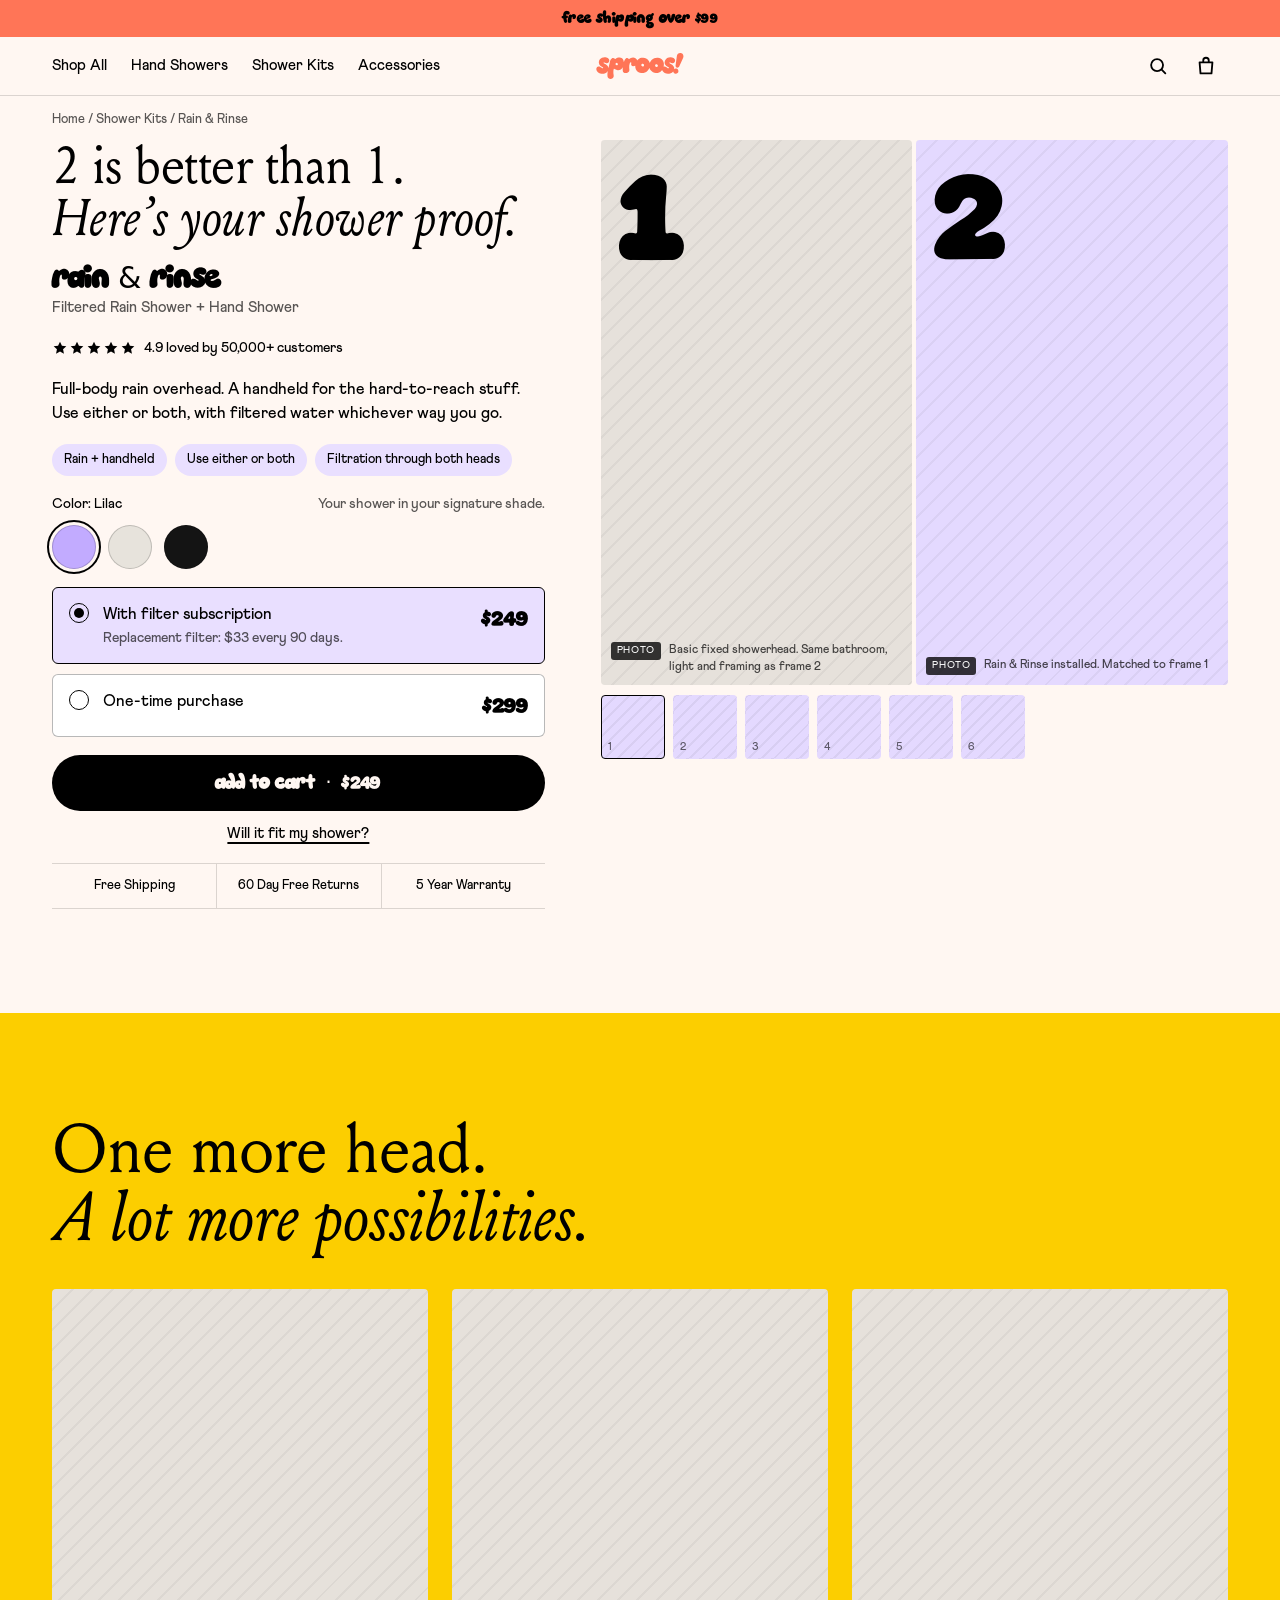
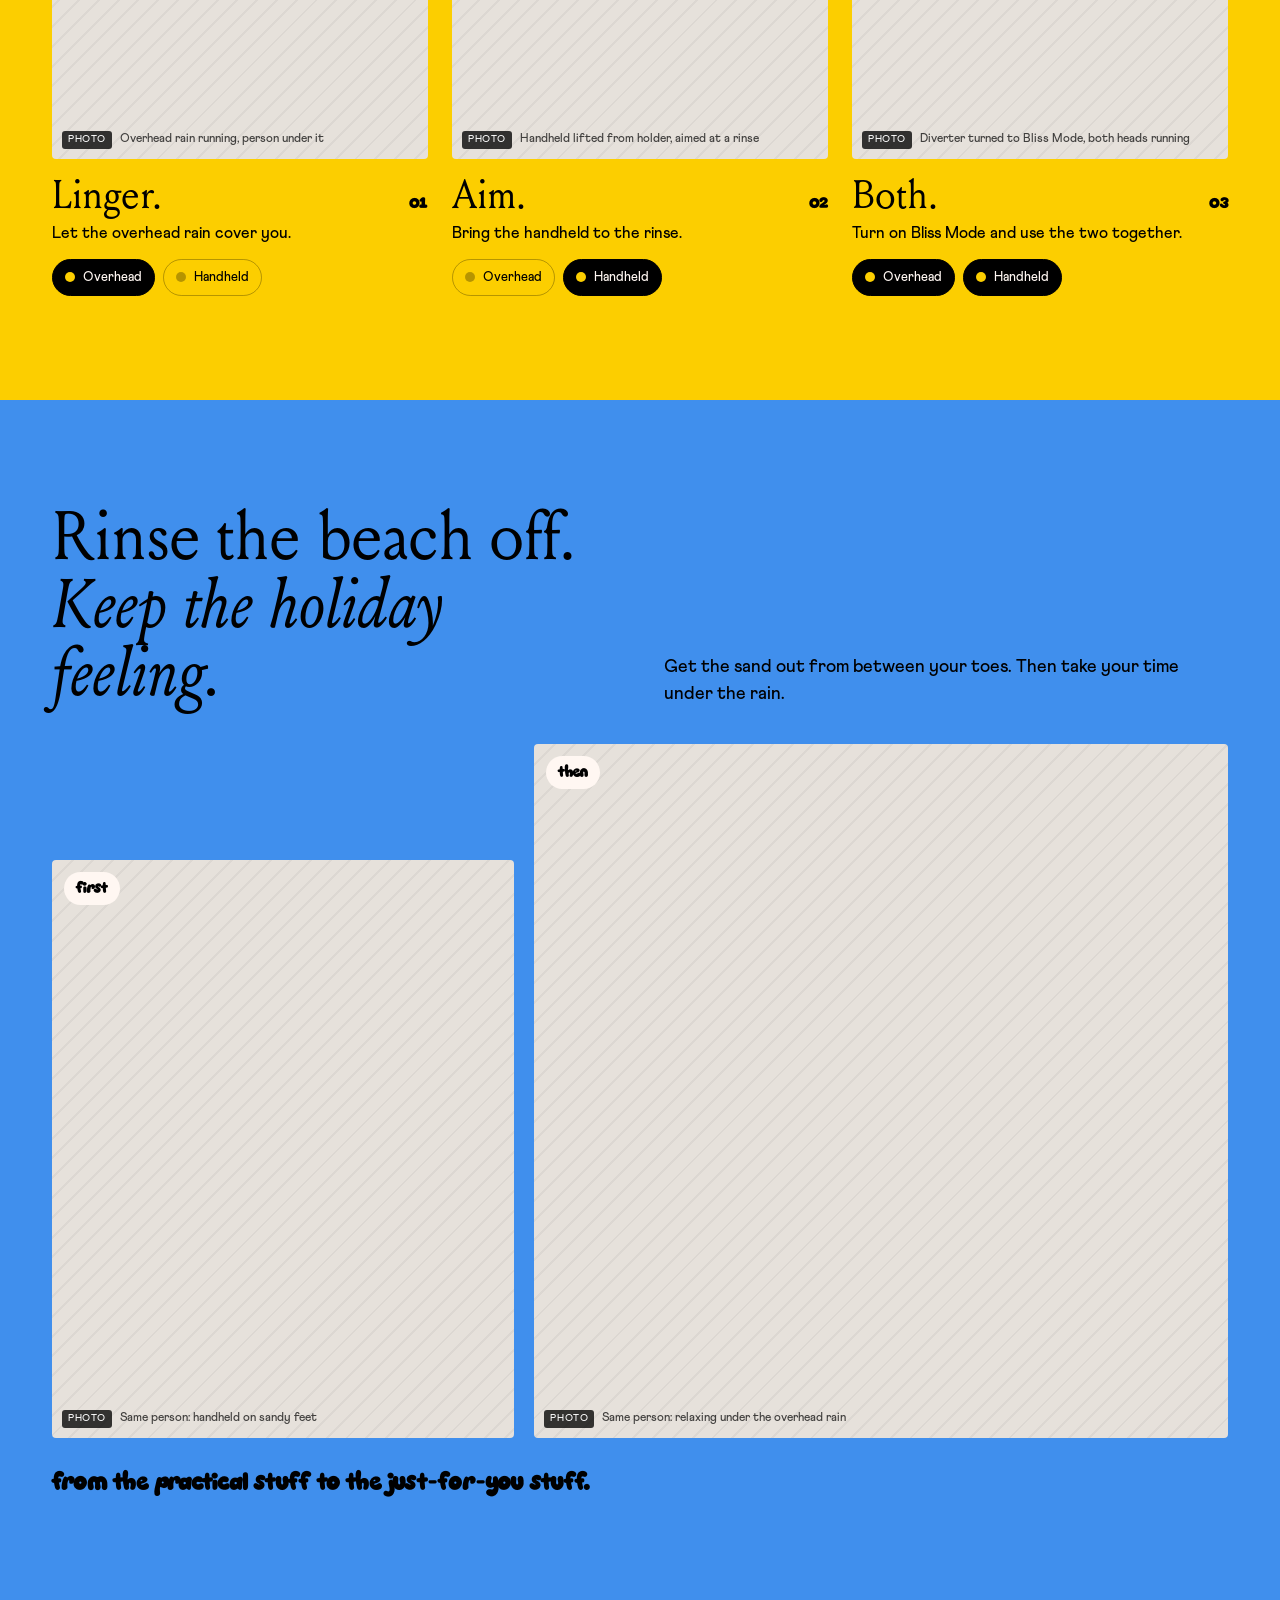
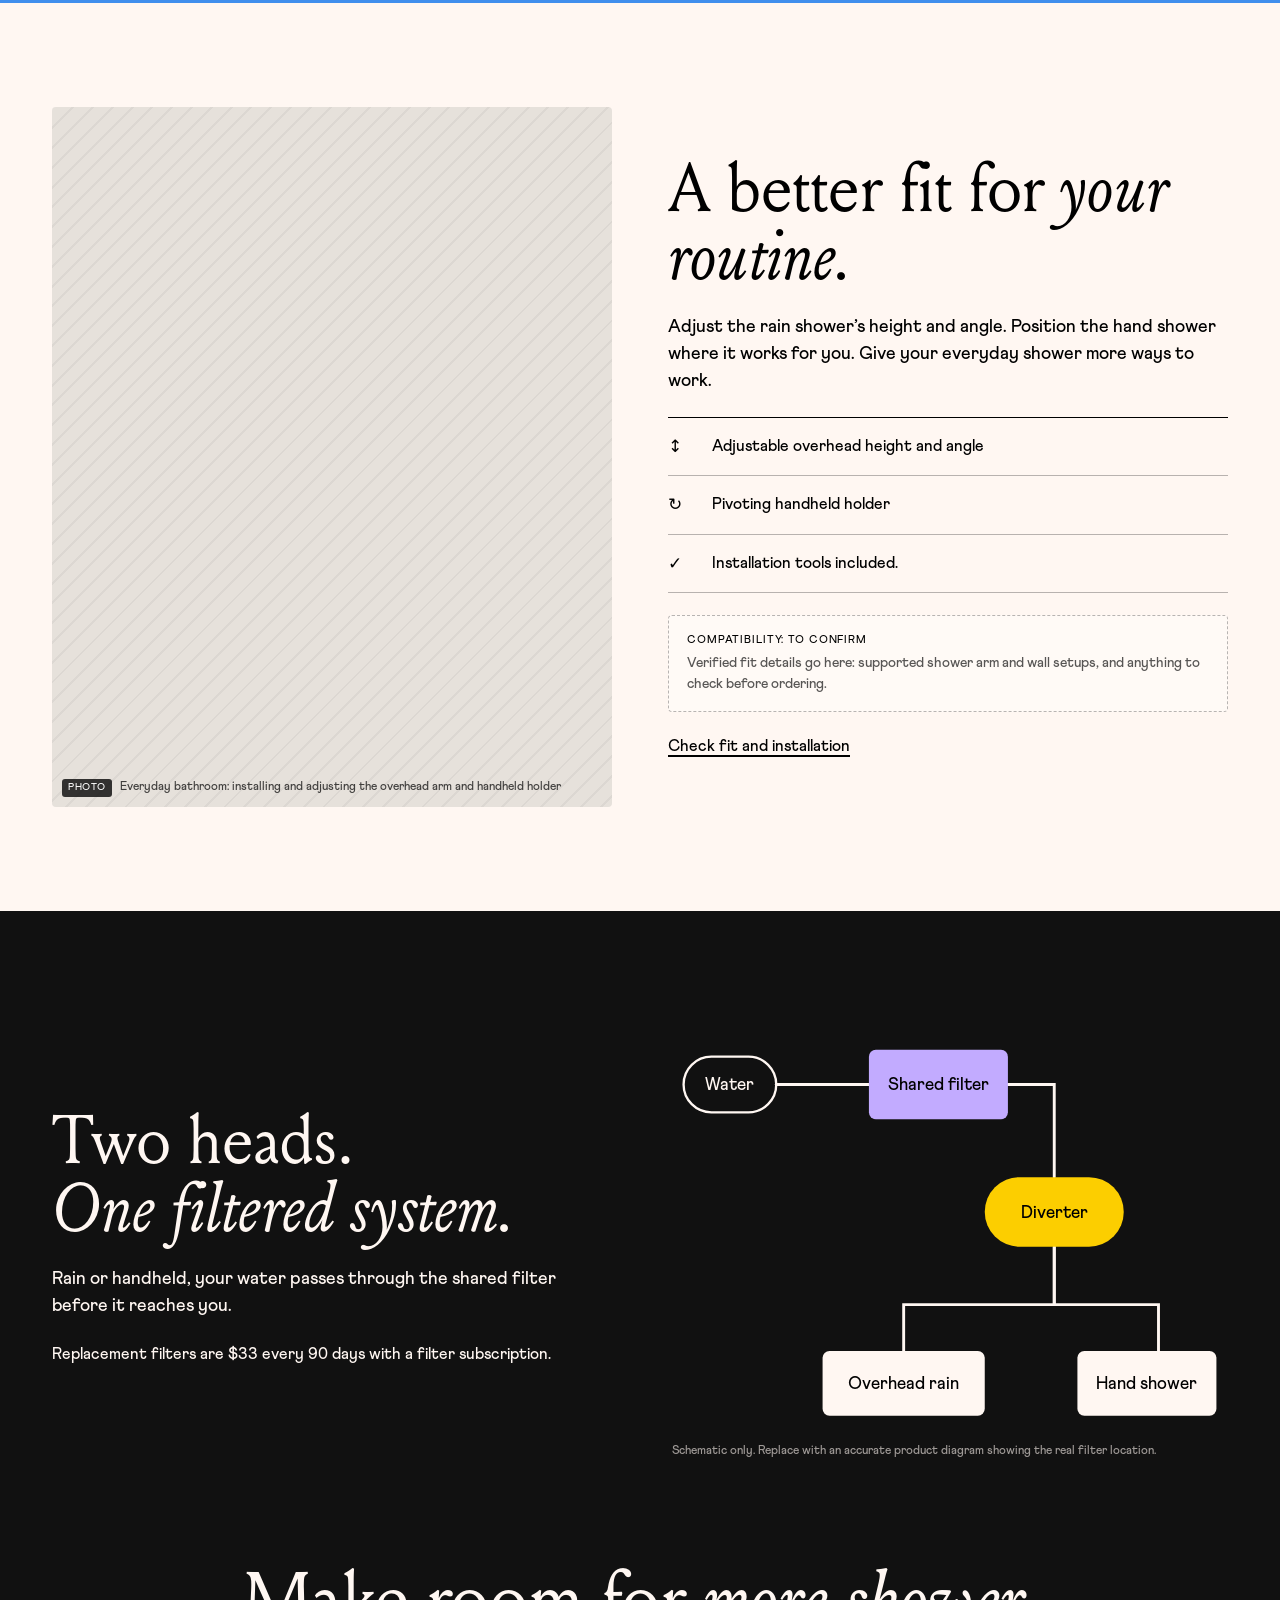
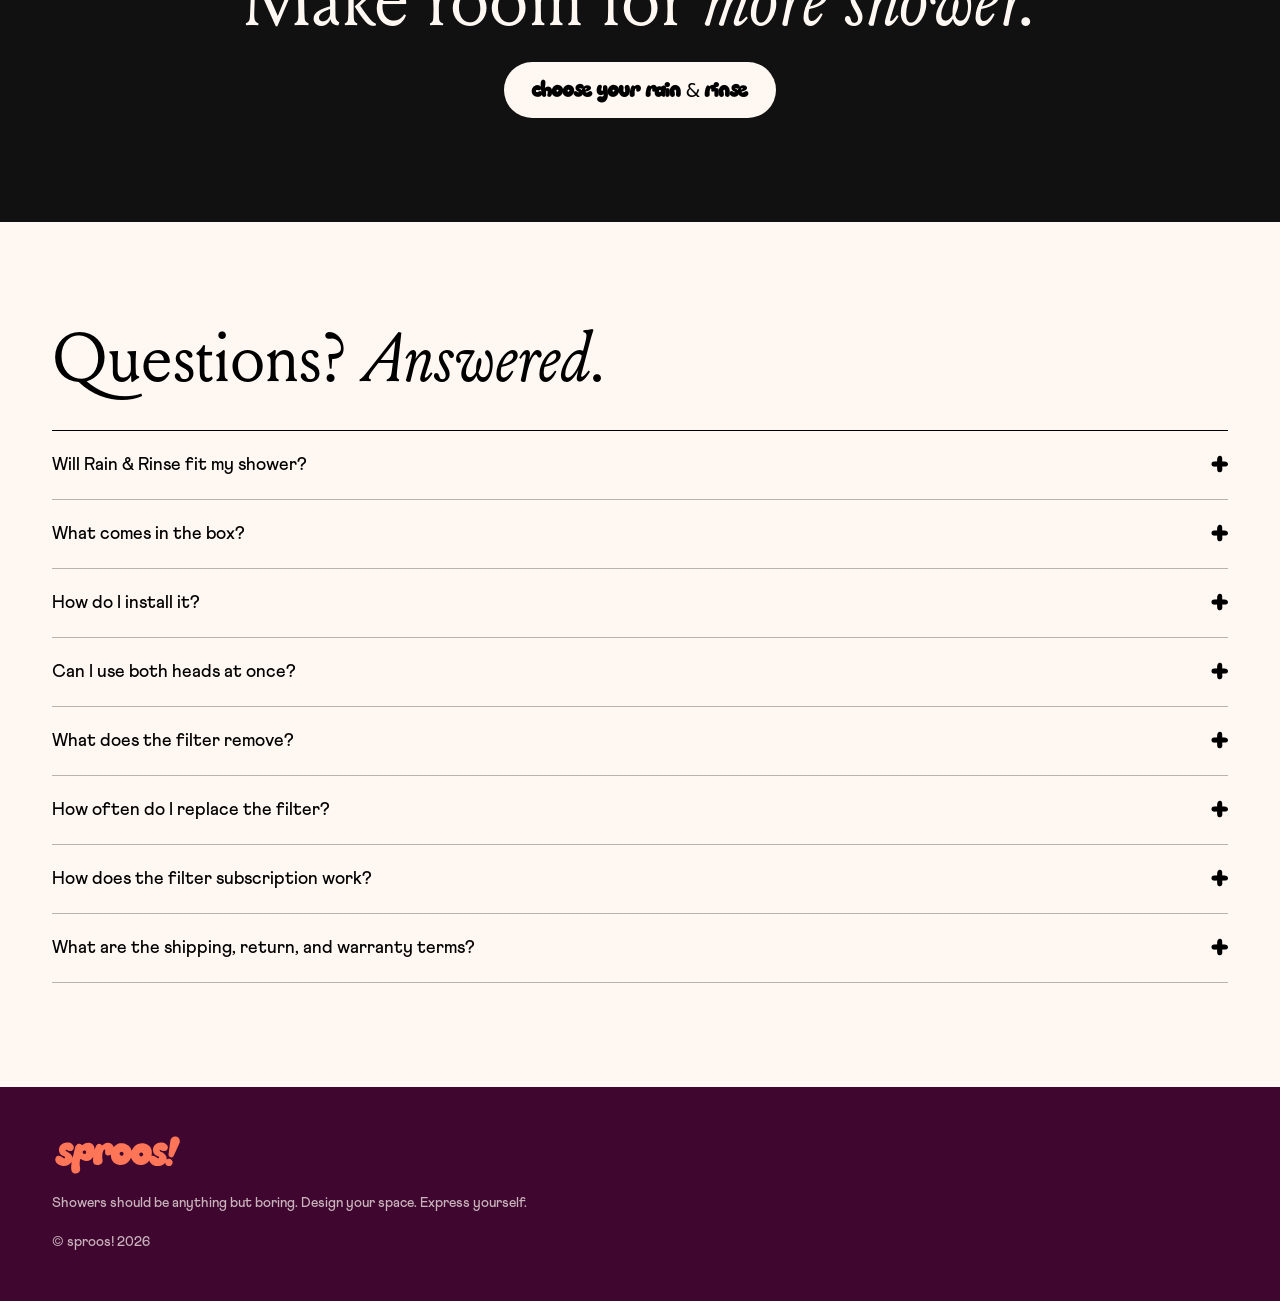
<file: direction-3.html>
<!doctype html>
<html lang="en">
<head>
<meta charset="utf-8">
<meta name="viewport" content="width=device-width, initial-scale=1">
<title>Rain & Rinse | sproos!</title>
<link rel="stylesheet" href="assets/fonts.css">
<link rel="stylesheet" href="assets/pdp.css">
<style>
  /* Direction 3: See what a second head adds */
  .one-two { display: grid; grid-template-columns: 1fr 1fr; gap: 4px; }
  .one-two .ph { --ar: 4 / 7; border-radius: 0; }
  @media (min-width: 900px) { .one-two .ph { border-radius: 4px; } }
  .one-two .ph__tag { top: auto; bottom: 64px; }
  .steps3 { display: grid; gap: 36px; counter-reset: s; }
  @media (min-width: 760px) { .steps3 { grid-template-columns: repeat(3, 1fr); gap: 24px; } }
  .step3 .ph { --ar: 4 / 5; }
  .step3__head { display: flex; align-items: baseline; justify-content: space-between; gap: 12px; margin-top: 16px; }
  .step3__head h3 { font-family: var(--f-display); font-weight: 400; font-size: 40px; line-height: 1; }
  .step3 p { margin-top: 6px; }
  .step3 .modes { margin-top: 14px; }
  .payoff { display: grid; gap: 12px; position: relative; }
  .payoff .ph { --ar: 4 / 5; }
  .payoff__arrow { display: none; }
  @media (min-width: 760px) {
    .payoff { grid-template-columns: .8fr 1.2fr; gap: 20px; align-items: end; }
    .payoff .ph:last-child { --ar: 1 / 1; }
  }
  .payoff .ph__tag { font-size: 14px; }
  .fit { display: grid; gap: 28px; }
  @media (min-width: 900px) { .fit { grid-template-columns: 1fr 1fr; gap: 56px; align-items: center; } }
  .fit__list { display: grid; gap: 0; border-top: 1.5px solid var(--black); }
  .fit__list li { padding: 16px 0; border-bottom: 1px solid var(--line-2); display: grid; grid-template-columns: 34px 1fr; gap: 10px; }
  .fit__list li span:first-child { font-family: var(--f-punch); font-size: 17px; }
  .path { display: grid; gap: 32px; }
  @media (min-width: 900px) { .path { grid-template-columns: 1fr 1fr; gap: 64px; align-items: center; } }
  .path svg { width: 100%; height: auto; }
  .path__note { font-size: 12px; color: rgba(255,247,242,.6); margin-top: 10px; }
  .d3-close { display: grid; gap: 24px; justify-items: center; text-align: center; padding-top: var(--sec); }
</style>
<script src="assets/config.js"></script>
<script src="assets/brand.js"></script>
<script>
  window.RR_PAGE = {
    kicker: ['2 is better than 1.', '<em>Here’s your shower proof.</em>'],
    description: 'Full-body rain overhead. A handheld for the hard-to-reach stuff. Use either or both, with filtered water whichever way you go.',
    galleryLead:
      '<div class="one-two">' +
        '<div class="ph ph--neutral" data-shot="Basic fixed showerhead. Same bathroom, light and framing as frame 2"><span class="ph__big">1</span></div>' +
        '<div class="ph" data-shot="Rain & Rinse installed. Matched to frame 1"><span class="ph__big">2</span></div>' +
      '</div>',
    gallery: [
      { shot: 'Lead: 1 vs 2 matched comparison', ar: 'sq' },
      { shot: 'Clean full-system product photo, both heads visible', ar: 'sq' },
      { shot: 'Overhead rain in use', ar: 'sq' },
      { shot: 'Handheld in use', ar: 'sq' },
      { shot: 'Close-up of diverter controls and filter', ar: 'sq' },
      { shot: 'Full product and included components', ar: 'sq' }
    ]
  };
</script>
<script src="assets/pdp.js" defer></script>
</head>
<body>
<div data-slot="header"></div>

<main>
  <!-- 1. Product and purchase (buy box first on desktop) -->
  <div class="wrap">
    <nav class="crumbs" aria-label="Breadcrumb"><a href="#">Home</a> / <a href="#">Shower Kits</a> / Rain & Rinse</nav>
    <div class="pdp pdp--flip" data-slot="pdp"></div>
  </div>

  <!-- 2. The added benefits -->
  <section class="sec sec--yellow" aria-labelledby="d3-s2">
    <div class="wrap">
      <div class="sec__head">
        <h2 class="h2" id="d3-s2"><span>One more head.</span><span><em>A lot more possibilities.</em></span></h2>
      </div>
      <ol class="steps3" style="padding:0;list-style:none;margin:0">
        <li class="step3">
          <div class="ph ph--neutral" data-shot="Overhead rain running, person under it"></div>
          <div class="step3__head"><h3>Linger.</h3><span class="punch">01</span></div>
          <p>Let the overhead rain cover you.</p>
          <div class="modes" aria-hidden="true"><span class="mode-chip is-on"><i></i>Overhead</span><span class="mode-chip"><i></i>Handheld</span></div>
        </li>
        <li class="step3">
          <div class="ph ph--neutral" data-shot="Handheld lifted from holder, aimed at a rinse"></div>
          <div class="step3__head"><h3>Aim.</h3><span class="punch">02</span></div>
          <p>Bring the handheld to the rinse.</p>
          <div class="modes" aria-hidden="true"><span class="mode-chip"><i></i>Overhead</span><span class="mode-chip is-on"><i></i>Handheld</span></div>
        </li>
        <li class="step3">
          <div class="ph ph--neutral" data-shot="Diverter turned to Bliss Mode, both heads running"></div>
          <div class="step3__head"><h3>Both.</h3><span class="punch">03</span></div>
          <p>Turn on Bliss Mode and use the two together.</p>
          <div class="modes" aria-hidden="true"><span class="mode-chip is-on"><i></i>Overhead</span><span class="mode-chip is-on"><i></i>Handheld</span></div>
        </li>
      </ol>
    </div>
  </section>

  <!-- 3. The emotional payoff -->
  <section class="sec sec--blue" aria-labelledby="d3-s3">
    <div class="wrap">
      <div class="sec__head sec__head--split">
        <h2 class="h2" id="d3-s3"><span>Rinse the beach off.</span><span><em>Keep the holiday feeling.</em></span></h2>
        <p class="lede">Get the sand out from between your toes. Then take your time under the rain.</p>
      </div>
      <div class="payoff">
        <div class="ph ph--neutral" data-shot="Same person: handheld on sandy feet"><span class="ph__tag">First</span></div>
        <div class="ph ph--neutral" data-shot="Same person: relaxing under the overhead rain"><span class="ph__tag">Then</span></div>
      </div>
      <p class="punch" style="font-size:22px;margin-top:28px">From the practical stuff to the just-for-you stuff.</p>
    </div>
  </section>

  <!-- 4. Fit and installation -->
  <section class="sec" aria-labelledby="d3-s4">
    <div class="wrap fit">
      <div class="ph ph--neutral ph--45" data-shot="Everyday bathroom: installing and adjusting the overhead arm and handheld holder"></div>
      <div class="stack" style="gap:22px">
        <h2 class="h2" id="d3-s4">A better fit for <em>your routine.</em></h2>
        <p class="lede">Adjust the rain shower’s height and angle. Position the hand shower where it works for you. Give your everyday shower more ways to work.</p>
        <ul class="fit__list">
          <li><span>↕</span><span>Adjustable overhead height and angle</span></li>
          <li><span>↻</span><span>Pivoting handheld holder</span></li>
          <li><span>✓</span><span><strong>Installation tools included.</strong></span></li>
        </ul>
        <div class="slot"><b>Compatibility: to confirm</b>Verified fit details go here: supported shower arm and wall setups, and anything to check before ordering.</div>
        <button class="tlink" data-goto="faq-fit" style="justify-self:start">Check fit and installation</button>
      </div>
    </div>
  </section>

  <!-- 5. Filtration and close -->
  <section class="sec sec--black on-dark" aria-labelledby="d3-s5">
    <div class="wrap">
      <div class="path">
        <div class="stack" style="gap:22px">
          <h2 class="h2" id="d3-s5"><span>Two heads.</span><span><em>One filtered system.</em></span></h2>
          <p class="lede">Rain or handheld, your water passes through the shared filter before it reaches you.</p>
          <p>Replacement filters are <span data-cfg="filter">$33</span> every <span data-cfg="days">90</span> days with a filter subscription.</p>
        </div>
        <div>
          <svg viewBox="0 0 480 360" role="img" aria-label="Water path: water in, through the shared filter, to the diverter, then to the overhead rain shower, the hand shower, or both">
            <g fill="none" stroke="#FFF7F2" stroke-width="2.5" stroke-linecap="round">
              <path d="M90 60 H170"/><path d="M290 60 H330 V140"/>
              <path d="M330 200 V250 H200 V290"/><path d="M330 200 V250 H420 V290"/>
            </g>
            <g font-family="Athletics, system-ui, sans-serif" font-size="15" font-weight="600" text-anchor="middle">
              <rect x="10" y="36" width="80" height="48" rx="24" fill="none" stroke="#FFF7F2" stroke-width="2"/>
              <text x="50" y="65" fill="#FFF7F2">Water</text>
              <rect x="170" y="30" width="120" height="60" rx="6" fill="#C2ABFF"/>
              <text x="230" y="65" fill="#000">Shared filter</text>
              <rect x="270" y="140" width="120" height="60" rx="30" fill="#FCCE00"/>
              <text x="330" y="175" fill="#000">Diverter</text>
              <rect x="130" y="290" width="140" height="56" rx="6" fill="#FFF7F2"/>
              <text x="200" y="323" fill="#000">Overhead rain</text>
              <rect x="350" y="290" width="120" height="56" rx="6" fill="#FFF7F2"/>
              <text x="410" y="323" fill="#000">Hand shower</text>
            </g>
          </svg>
          <p class="path__note">Schematic only. Replace with an accurate product diagram showing the real filter location.</p>
        </div>
      </div>
      <div class="d3-close">
        <p class="display">Make room for <em>more shower.</em></p>
        <button class="btn btn--light" data-goto="buy">Choose your Rain & Rinse</button>
      </div>
    </div>
  </section>

  <div data-slot="faq"></div>
</main>

<div data-slot="footer"></div>
</body>
</html>
</file>
<file: assets/fonts.css>
@font-face{font-family:'Sproos Sans';font-weight:400;font-style:normal;font-display:swap;src:url([data-uri]) format('woff');}
@font-face{font-family:'Louize';font-weight:400;font-style:normal;font-display:swap;src:url([data-uri]) format('woff');}
@font-face{font-family:'Louize';font-weight:400;font-style:italic;font-display:swap;src:url([data-uri]) format('woff');}
@font-face{font-family:'Athletics';font-weight:400 600;font-style:normal;font-display:swap;src:url([data-uri]) format('woff');}
</file>
<file: assets/pdp.css>
/* sproos! Rain & Rinse PDP mockups: shared styles. Rough prototype, not production Shopify CSS. */

:root {
  --maroon: #3F072F;
  --tan: #FFF7F2;
  --peach: #FF7557;
  --yellow: #FCCE00;
  --violet: #C2ABFF;
  --lilac-soft: #E9DFFF;
  --green: #2EA66B;
  --blue: #408FED;
  --red: #FF4A38;
  --black: #000;

  --ink: #000;
  --ink-2: rgba(0,0,0,.66);
  --line: rgba(0,0,0,.14);
  --line-2: rgba(0,0,0,.28);

  --f-display: 'Louize', Georgia, 'Times New Roman', serif;
  --f-punch: 'Sproos Sans', 'Arial Rounded MT Bold', 'Trebuchet MS', system-ui, sans-serif;
  --f-body: 'Athletics', system-ui, -apple-system, 'Segoe UI', sans-serif;

  --wrap: 1240px;
  --gut: 16px;
  --sec: 64px;

  /* Set by the color picker so placeholders take on the chosen finish. */
  --pick: #C2ABFF;
  --pick-tint: #E4D9FF;
  --pick-ink: #000;
}
@media (min-width: 760px) { :root { --gut: 32px; --sec: 104px; } }

* { box-sizing: border-box; }
[hidden] { display: none !important; }
html { -webkit-text-size-adjust: 100%; scroll-behavior: smooth; }
body {
  margin: 0; background: var(--tan); color: var(--ink);
  font: 400 16px/1.5 var(--f-body);
  overflow-x: clip;
}
h1, h2, h3, h4, p, ul, figure { margin: 0; }
ul { padding: 0; list-style: none; }
button { font: inherit; color: inherit; cursor: pointer; }
a { color: inherit; }
img, svg { display: block; }
:focus-visible { outline: 3px solid var(--blue); outline-offset: 3px; }

.wrap { width: 100%; max-width: var(--wrap); margin: 0 auto; padding: 0 var(--gut); }

/* ---------- Type ---------- */
.display {
  font-family: var(--f-display); font-weight: 400;
  font-size: clamp(40px, 8.4vw, 76px); line-height: .98; letter-spacing: -.015em;
}
.display em, .h2 em, .kicker em { font-style: italic; }
.h2 {
  font-family: var(--f-display); font-weight: 400;
  font-size: clamp(38px, 7.6vw, 68px); line-height: 1; letter-spacing: -.012em;
}
.h2 span, .display span { display: block; }
.h3 { font-family: var(--f-display); font-size: clamp(26px, 4.6vw, 34px); line-height: 1.05; font-weight: 400; }
.punch { font-family: var(--f-punch); letter-spacing: .01em; }
.lede { font-size: 18px; line-height: 1.5; max-width: 34em; }
.small { font-size: 14px; color: var(--ink-2); }
.eyebrow {
  font-family: var(--f-punch); font-size: 14px; letter-spacing: .04em; text-transform: lowercase;
}

/* ---------- Buttons and links ---------- */
.btn {
  display: inline-flex; align-items: center; justify-content: center; gap: 10px;
  min-height: 56px; padding: 0 28px; border: 0; border-radius: 999px;
  background: var(--black); color: var(--tan);
  font-family: var(--f-punch); font-size: 19px; text-decoration: none;
  transition: transform .15s ease, background .2s ease;
}
.btn:hover { transform: translateY(-1px); }
.btn:active { transform: translateY(1px); }
.btn--block { width: 100%; }
.btn--light { background: var(--tan); color: var(--black); }
.btn.is-added { background: var(--green); color: #fff; }
.tlink {
  display: inline-flex; align-items: center; gap: 6px;
  font-weight: 600; text-decoration: underline; text-underline-offset: 4px; text-decoration-thickness: 1.5px;
  background: none; border: 0; padding: 0;
}

/* ---------- Image placeholders (production notes) ---------- */
.ph {
  position: relative; overflow: hidden; border-radius: 4px;
  background-color: var(--pick-tint);
  background-image: repeating-linear-gradient(135deg, rgba(0,0,0,.045) 0 2px, transparent 2px 14px);
  aspect-ratio: var(--ar, 1 / 1);
  transition: background-color .3s ease;
}
.ph--sq { --ar: 1 / 1; }
.ph--45 { --ar: 4 / 5; }
.ph--43 { --ar: 4 / 3; }
.ph--34 { --ar: 3 / 4; }
.ph--169 { --ar: 16 / 9; }
.ph--wide { --ar: 21 / 9; }
.ph--neutral { background-color: #E6E1DB; }
.ph--dark { background-color: rgba(255,247,242,.12); background-image: repeating-linear-gradient(135deg, rgba(255,247,242,.06) 0 2px, transparent 2px 14px); }
.ph__note {
  position: absolute; left: 10px; bottom: 10px; right: 10px;
  display: flex; gap: 8px; align-items: flex-start;
  font: 500 12px/1.35 var(--f-body); color: rgba(0,0,0,.72);
}
.ph--dark .ph__note { color: rgba(255,247,242,.8); }
.ph__note b {
  flex: none; padding: 2px 6px; border-radius: 3px;
  background: rgba(0,0,0,.78); color: #fff; font-weight: 600; font-size: 10px; letter-spacing: .06em; text-transform: uppercase;
}
.ph--dark .ph__note b { background: var(--tan); color: var(--black); }
.ph__tag {
  position: absolute; top: 12px; left: 12px;
  padding: 6px 12px; border-radius: 999px; background: var(--tan); color: var(--black);
  font-family: var(--f-punch); font-size: 15px;
}
.ph__tag--r { left: auto; right: 12px; }
.ph__big {
  position: absolute; top: 10px; left: 16px;
  font-family: var(--f-punch); font-size: clamp(64px, 14vw, 128px); line-height: 1; color: var(--black);
}

/* Dashed slot for proof or specs we don't have yet */
.slot {
  border: 1.5px dashed var(--line-2); border-radius: 4px; padding: 16px 18px;
  font-size: 14px; color: var(--ink-2); background: rgba(255,255,255,.35);
}
.slot b { display: block; color: var(--ink); font-size: 11px; letter-spacing: .08em; text-transform: uppercase; margin-bottom: 4px; }
.on-dark .slot { border-color: rgba(255,247,242,.4); color: rgba(255,247,242,.78); background: rgba(255,247,242,.05); }
.on-dark .slot b { color: var(--tan); }

/* ---------- Announcement + header ---------- */
.announce {
  background: var(--peach); color: var(--black); text-align: center;
  font-family: var(--f-punch); font-size: 14px; padding: 8px 12px; letter-spacing: .03em;
}
.hdr { position: sticky; top: 0; z-index: 40; background: var(--tan); border-bottom: 1px solid var(--line); }
.hdr__in { display: grid; grid-template-columns: 1fr auto 1fr; align-items: center; min-height: 58px; }
.hdr__nav { display: flex; gap: 24px; align-items: center; font-size: 15px; }
.hdr__nav a { text-decoration: none; display: none; }
.hdr__menu { width: 44px; height: 44px; display: grid; place-items: center; background: none; border: 0; margin-left: -10px; }
.hdr__logo { color: var(--peach); display: block; }
.hdr__logo svg { height: 28px; width: auto; }
.hdr__logo svg path { fill: currentColor; }
.hdr__right { justify-self: end; display: flex; align-items: center; gap: 4px; }
.hdr__icon { width: 44px; height: 44px; display: grid; place-items: center; background: none; border: 0; position: relative; }
.hdr__count {
  position: absolute; top: 5px; right: 3px; min-width: 18px; height: 18px; padding: 0 5px; border-radius: 9px;
  background: var(--peach); color: var(--black); font-size: 11px; font-weight: 700; display: grid; place-items: center;
}
.hdr__count[data-n="0"] { display: none; }
@media (min-width: 980px) {
  .hdr__menu { display: none; }
  .hdr__nav a { display: inline; }
}
.crumbs { font-size: 13px; color: var(--ink-2); padding: 14px 0 10px; }
.crumbs a { text-decoration: none; }

/* ---------- Product area ---------- */
.pdp { display: grid; gap: 22px; padding-bottom: var(--sec); }
@media (min-width: 900px) {
  .pdp { grid-template-columns: minmax(0, 1.12fr) minmax(0, .88fr); gap: 56px; align-items: start; }
  .pdp--flip > .gal { order: 2; }
  .pdp__buy { position: sticky; top: 82px; }
}

/* Gallery */
.gal { min-width: 0; }
.gal__main { margin-inline: calc(var(--gut) * -1); }
.gal__main .ph { border-radius: 0; }
@media (min-width: 900px) { .gal__main { margin-inline: 0; } .gal__main .ph { border-radius: 4px; } }
.gal__thumbs { display: flex; gap: 8px; margin-top: 10px; overflow-x: auto; scrollbar-width: none; padding-bottom: 2px; }
.gal__thumbs::-webkit-scrollbar { display: none; }
.gal__thumb {
  flex: 0 0 64px; height: 64px; padding: 0; border: 1.5px solid transparent; border-radius: 4px;
  background: var(--pick-tint) repeating-linear-gradient(135deg, rgba(0,0,0,.05) 0 2px, transparent 2px 9px);
  position: relative; font: 600 11px/1 var(--f-body); color: rgba(0,0,0,.6);
  transition: border-color .2s, background-color .3s;
}
.gal__thumb[aria-current="true"] { border-color: var(--black); }
.gal__thumb span { position: absolute; left: 6px; bottom: 6px; }
.gal__count { display: none; }

/* Vertical gallery variant (Direction 2 desktop) */
@media (min-width: 900px) {
  .gal--rail { display: grid; grid-template-columns: 72px minmax(0,1fr); gap: 12px; align-items: start; }
  .gal--rail .gal__thumbs { order: -1; flex-direction: column; margin-top: 0; position: sticky; top: 82px; }
  .gal--rail .gal__thumb { flex-basis: 72px; height: 72px; width: 72px; }
}

/* Buy box */
.buy { display: grid; gap: 18px; }
.buy__kicker { font-family: var(--f-display); font-size: clamp(34px, 6.4vw, 52px); line-height: 1; letter-spacing: -.01em; }
.buy__kicker span { display: block; }
.buy__title { font-family: var(--f-punch); font-size: 30px; line-height: 1.05; font-weight: 400; }
.buy__desc-tag { font-size: 15px; color: var(--ink-2); margin-top: 4px; }
.stars { display: flex; align-items: center; gap: 8px; font-size: 14px; }
.stars__s { display: flex; gap: 1px; color: var(--black); }
.buy__desc { font-size: 16px; line-height: 1.55; }
.benefits { display: flex; flex-wrap: wrap; gap: 8px; }
.benefits li {
  padding: 6px 12px; border-radius: 999px; background: var(--lilac-soft);
  font-size: 13px; font-weight: 600;
}

.field__label { display: flex; justify-content: space-between; align-items: baseline; gap: 12px; margin-bottom: 10px; font-size: 14px; }
.field__label strong { font-weight: 600; }
.swatches { display: flex; gap: 12px; }
.swatch {
  width: 44px; height: 44px; border-radius: 50%; border: 0; padding: 0; position: relative;
  background: var(--c); box-shadow: inset 0 0 0 1px rgba(0,0,0,.18);
}
.swatch[aria-checked="true"]::after {
  content: ""; position: absolute; inset: -5px; border-radius: 50%; border: 2px solid var(--black);
}

.plans { display: grid; gap: 10px; }
.plan {
  display: grid; grid-template-columns: 22px 1fr auto; gap: 12px; align-items: start;
  padding: 14px 16px; border: 1.5px solid var(--line-2); border-radius: 6px; cursor: pointer; background: #fff;
  transition: border-color .2s, background .2s;
}
.plan input { position: absolute; opacity: 0; pointer-events: none; }
.plan__dot { width: 20px; height: 20px; border-radius: 50%; border: 1.5px solid var(--black); margin-top: 1px; display: grid; place-items: center; }
.plan__dot::after { content: ""; width: 10px; height: 10px; border-radius: 50%; background: var(--black); transform: scale(0); transition: transform .15s; }
.plan.is-on { border-color: var(--black); background: var(--lilac-soft); }
.plan.is-on .plan__dot::after { transform: scale(1); }
.plan:has(input:focus-visible) { outline: 3px solid var(--blue); outline-offset: 2px; }
.plan__name { display: block; font-weight: 600; font-size: 16px; }
.plan__sub { display: block; font-size: 14px; color: var(--ink-2); margin-top: 2px; }
.plan__price { font-family: var(--f-punch); font-size: 22px; }

.buy__cta { display: grid; gap: 12px; }
.buy__price-line { display: flex; justify-content: space-between; align-items: baseline; font-size: 14px; color: var(--ink-2); }
.buy__price-line b { font-family: var(--f-punch); font-weight: 400; font-size: 26px; color: var(--black); }
.buy__fit { justify-self: center; font-size: 15px; }
.perks { display: grid; grid-template-columns: repeat(3, 1fr); border-top: 1px solid var(--line); border-bottom: 1px solid var(--line); }
.perks li { padding: 12px 6px; text-align: center; font-size: 13px; font-weight: 600; }
.perks li + li { border-left: 1px solid var(--line); }

/* ---------- Sections ---------- */
.sec { padding: var(--sec) 0; }
.sec--lilac { background: var(--violet); }
.sec--yellow { background: var(--yellow); }
.sec--peach { background: var(--peach); }
.sec--blue { background: var(--blue); }
.sec--maroon { background: var(--maroon); color: var(--tan); }
.sec--black { background: #111; color: var(--tan); }
.sec--white { background: #fff; }
.on-dark .small { color: rgba(255,247,242,.72); }
.sec__head { display: grid; gap: 18px; margin-bottom: 36px; }
@media (min-width: 900px) { .sec__head--split { grid-template-columns: 1fr 1fr; align-items: end; gap: 48px; } }
.center { text-align: center; justify-items: center; }
.stack { display: grid; gap: 16px; }

/* Tabs (Direction 1, How it works) */
.tabs { display: inline-grid; grid-auto-flow: column; gap: 4px; padding: 4px; border-radius: 999px; background: rgba(0,0,0,.08); }
.tab {
  min-height: 46px; padding: 0 22px; border: 0; border-radius: 999px; background: transparent;
  font-family: var(--f-punch); font-size: 17px;
}
.tab[aria-selected="true"] { background: var(--black); color: var(--tan); }

/* Mode diagram: which head is running */
.modes { display: flex; gap: 8px; flex-wrap: wrap; }
.mode-chip { display: inline-flex; align-items: center; gap: 8px; padding: 8px 12px; border-radius: 999px; border: 1.5px solid var(--line-2); font-size: 13px; font-weight: 600; }
.mode-chip i { width: 10px; height: 10px; border-radius: 50%; background: var(--line-2); }
.mode-chip.is-on { border-color: var(--black); background: var(--black); color: var(--tan); }
.mode-chip.is-on i { background: var(--yellow); }

/* Before/after slider (Direction 2) */
.ba { position: relative; overflow: hidden; border-radius: 4px; aspect-ratio: 4 / 5; --pos: 50%; }
@media (min-width: 900px) { .ba { aspect-ratio: 4 / 3; } }
.ba .ph { position: absolute; inset: 0; aspect-ratio: auto; border-radius: 0; }
.ba__after { clip-path: inset(0 0 0 var(--pos)); }
.ba__line { position: absolute; top: 0; bottom: 0; left: var(--pos); width: 3px; margin-left: -1.5px; background: var(--black); pointer-events: none; }
.ba__knob {
  position: absolute; top: 50%; left: var(--pos); width: 52px; height: 52px; margin: -26px 0 0 -26px; border-radius: 50%;
  background: var(--black); color: var(--tan); display: grid; place-items: center; pointer-events: none;
}
.ba input { position: absolute; inset: 0; width: 100%; height: 100%; opacity: 0; cursor: ew-resize; margin: 0; }

/* Accordions */
.faq { border-top: 1.5px solid var(--black); }
.faq details { border-bottom: 1px solid var(--line-2); }
.faq summary {
  list-style: none; cursor: pointer; display: flex; justify-content: space-between; align-items: center; gap: 16px;
  padding: 20px 0; font-size: 18px; font-weight: 600;
}
.faq summary::-webkit-details-marker { display: none; }
.faq summary::after { content: "+"; font-family: var(--f-punch); font-size: 28px; line-height: 1; transition: transform .2s; }
.faq details[open] summary::after { transform: rotate(45deg); }
.faq__a { padding: 0 0 22px; max-width: 46em; display: grid; gap: 12px; }
.tbc {
  display: inline-block; padding: 2px 8px; border-radius: 3px; background: var(--yellow);
  font-size: 11px; font-weight: 700; letter-spacing: .06em; text-transform: uppercase;
}

/* Footer */
.foot { background: var(--maroon); color: var(--tan); padding: 48px 0 calc(48px + env(safe-area-inset-bottom)); }
.foot__in { display: grid; gap: 18px; }
.foot__mark { color: var(--peach); }
.foot__mark svg { height: 40px; width: auto; }
.foot__mark svg path { fill: currentColor; }

/* Sticky mobile purchase bar */
.sticky {
  position: fixed; left: 0; right: 0; bottom: 0; z-index: 50;
  display: flex; align-items: center; gap: 12px;
  padding: 10px var(--gut) calc(10px + env(safe-area-inset-bottom));
  background: var(--tan); border-top: 1px solid var(--line-2);
  transform: translateY(110%); transition: transform .28s ease;
}
.sticky.is-on { transform: none; }
.sticky__sw { width: 30px; height: 30px; border-radius: 50%; background: var(--pick); box-shadow: inset 0 0 0 1px rgba(0,0,0,.18); flex: none; }
.sticky__meta { flex: 1; min-width: 0; line-height: 1.2; }
.sticky__meta strong { display: block; font-family: var(--f-punch); font-weight: 400; font-size: 17px; }
.sticky__meta > span { font-size: 13px; color: var(--ink-2); white-space: nowrap; overflow: hidden; text-overflow: ellipsis; display: block; }
.sticky .btn { min-height: 48px; padding: 0 20px; font-size: 17px; }
@media (min-width: 900px) { .sticky { display: none; } }

/* Toast for local add-to-cart */
.toast {
  position: fixed; left: 50%; top: 74px; z-index: 60; transform: translate(-50%, -20px); opacity: 0;
  padding: 12px 18px; border-radius: 999px; background: var(--black); color: var(--tan);
  font-size: 14px; font-weight: 600; pointer-events: none; transition: opacity .2s, transform .2s;
  white-space: nowrap;
}
.toast.is-on { opacity: 1; transform: translate(-50%, 0); }

/* Utility grids */
.g2 { display: grid; gap: 14px; }
.g3 { display: grid; gap: 20px; }
@media (min-width: 760px) {
  .g2 { grid-template-columns: 1fr 1fr; gap: 20px; }
  .g3 { grid-template-columns: repeat(3, 1fr); gap: 24px; }
}
.cap { margin-top: 12px; font-family: var(--f-punch); font-size: 22px; }
.cap small { display: block; font-family: var(--f-body); font-size: 15px; color: var(--ink-2); margin-top: 4px; }
.on-dark .cap small { color: rgba(255,247,242,.72); }

@media (prefers-reduced-motion: reduce) {
  *, *::before, *::after { transition: none !important; scroll-behavior: auto !important; }
}
.ba .ph__note { right: auto; max-width: 46%; }
.ba .ba__after .ph__note { left: auto; right: 10px; }
@media (min-width: 900px) { .pdp--flip { grid-template-columns: minmax(0, .88fr) minmax(0, 1.12fr); } }
</file>
